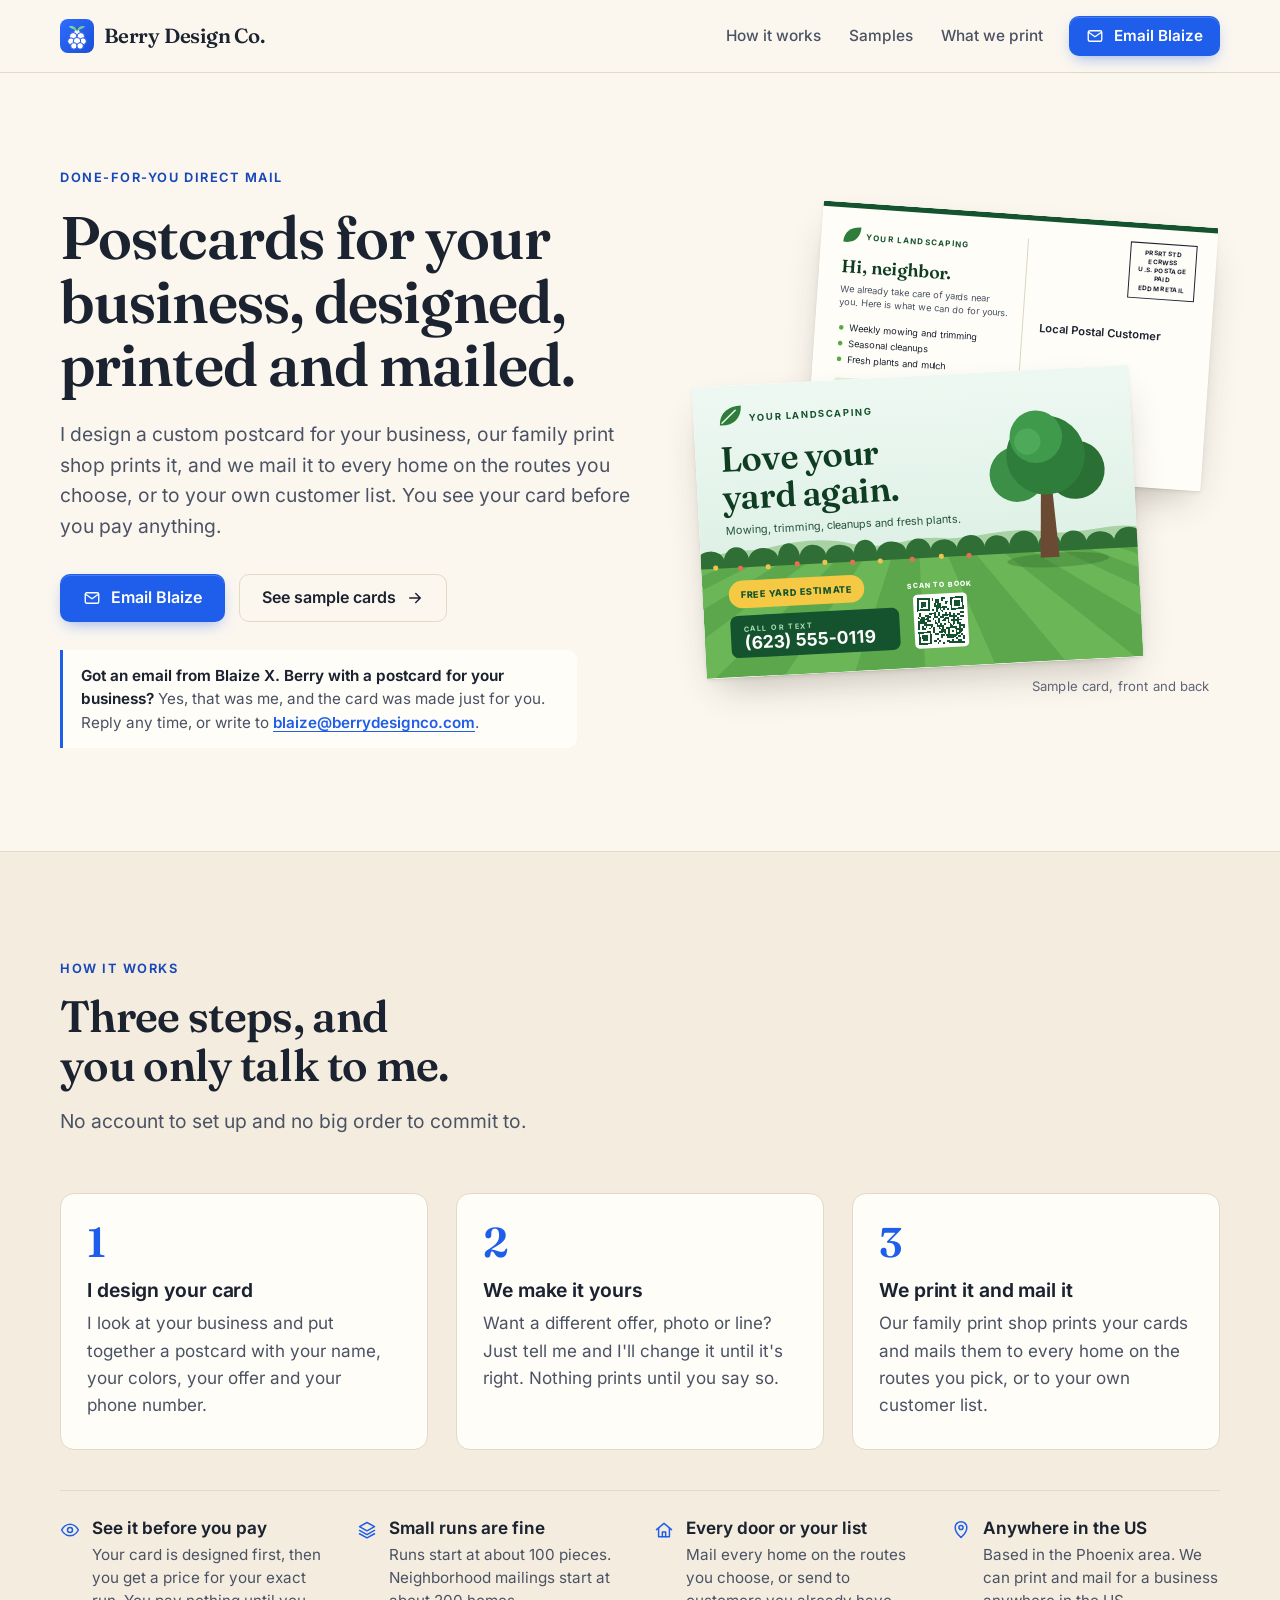
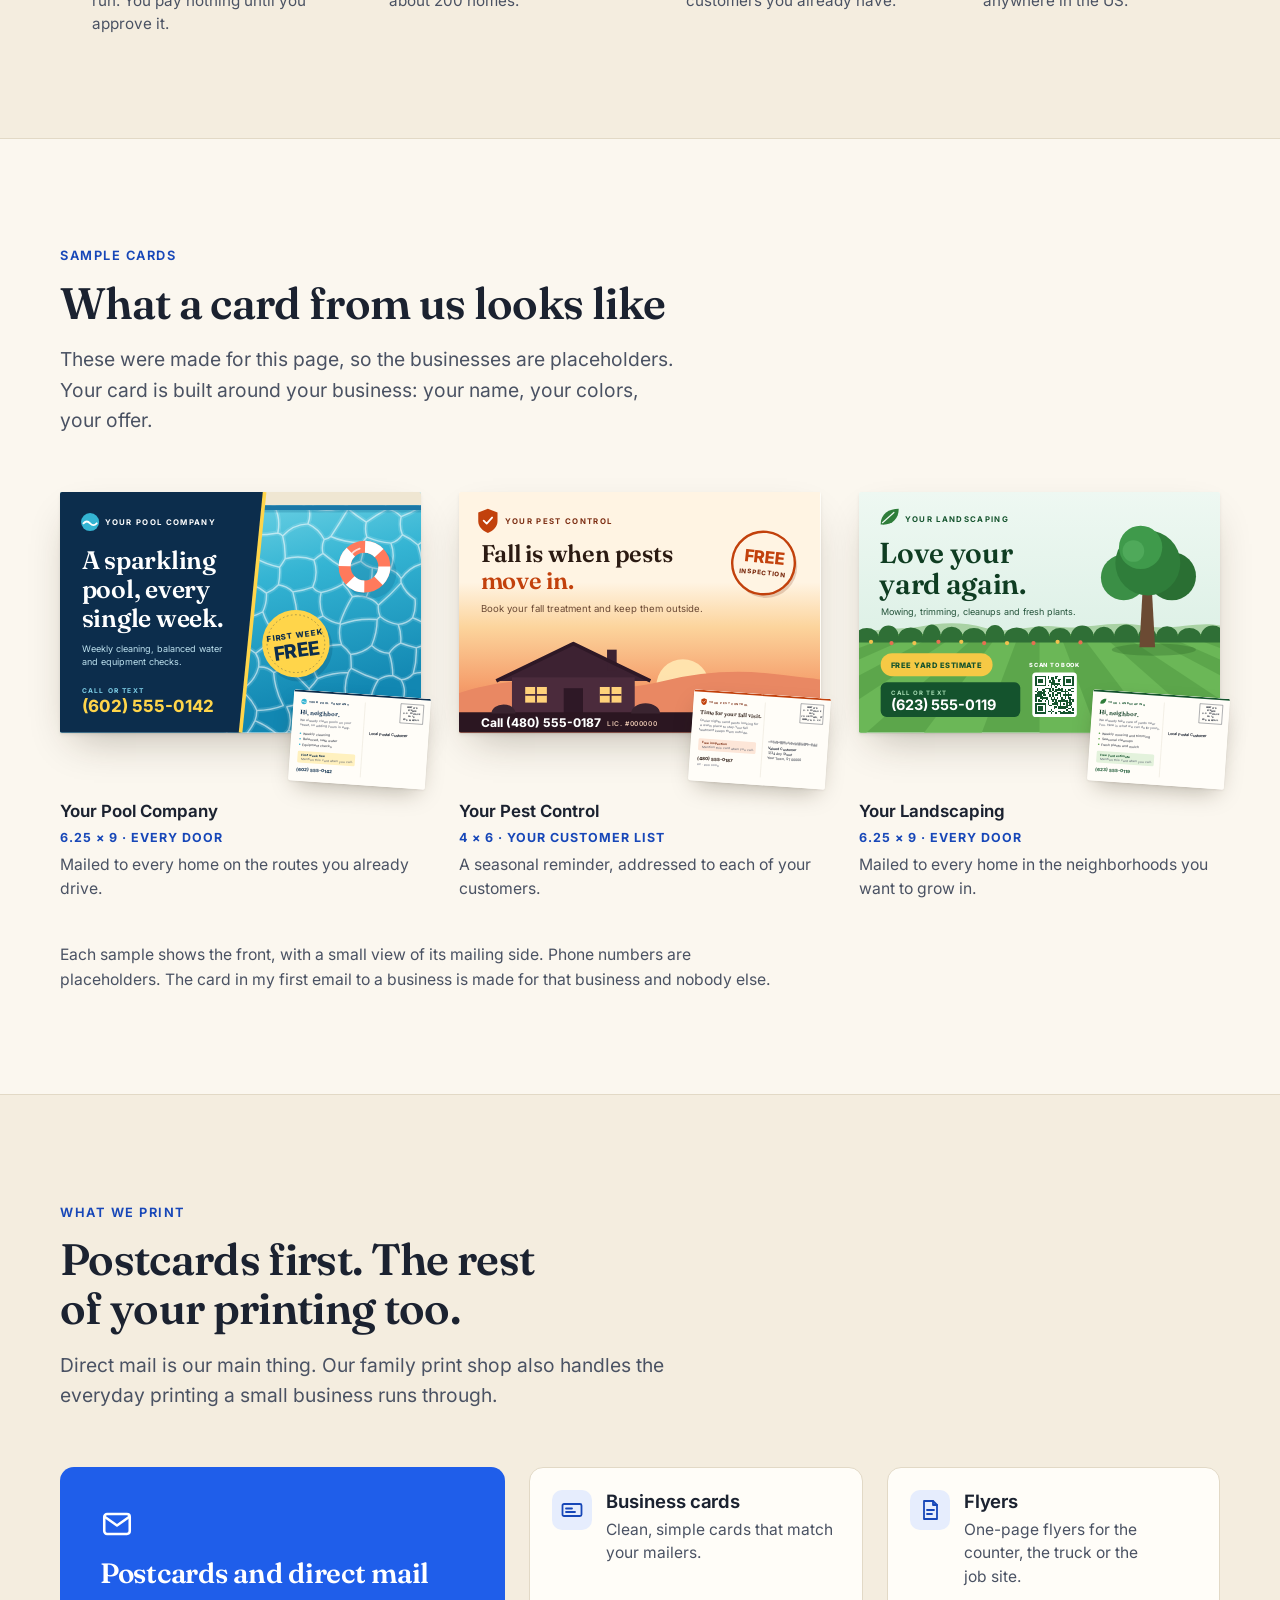
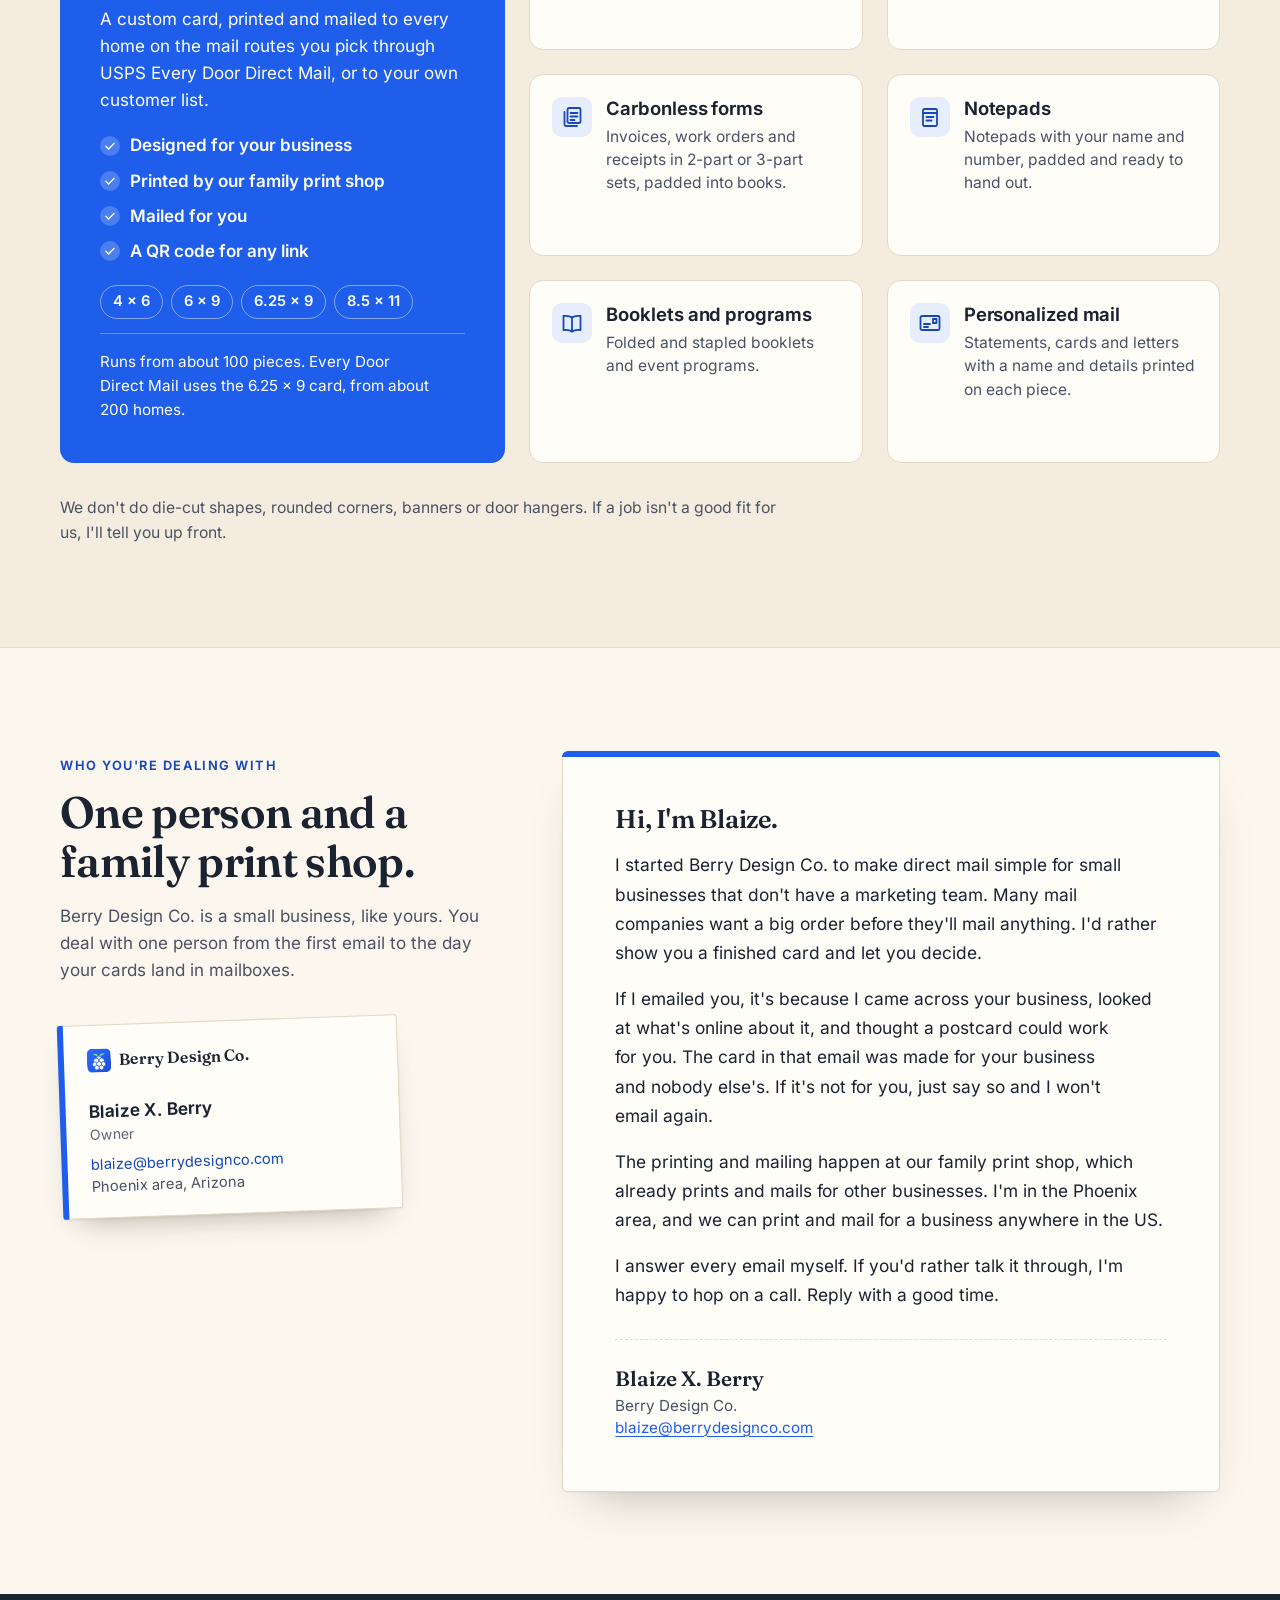
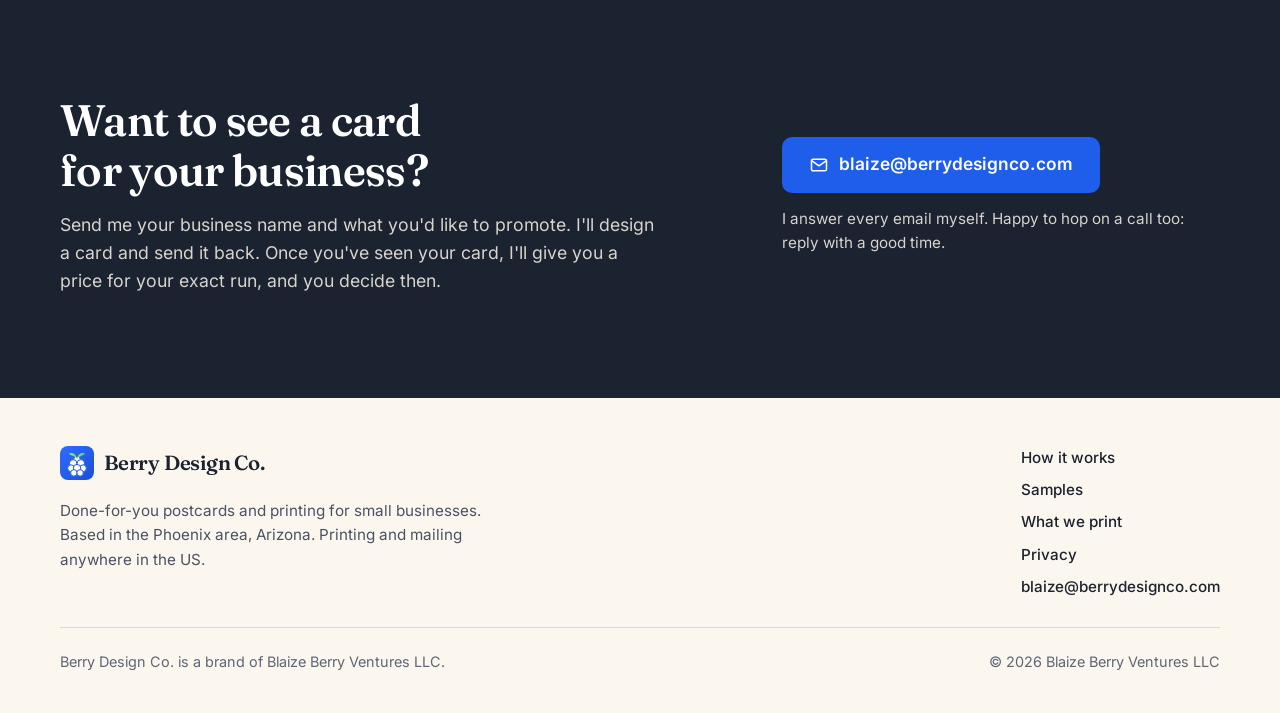
<file: index.html>
<!doctype html>
<html lang="en">
<head>
<meta charset="utf-8">
<meta name="viewport" content="width=device-width, initial-scale=1">
<meta http-equiv="Content-Security-Policy" content="default-src 'none'; style-src 'self' 'unsafe-inline'; font-src 'self'; img-src 'self'; base-uri 'none'; form-action 'none'">
<title>Berry Design Co. | Postcards designed, printed and mailed</title>
<meta name="description" content="Custom postcards for small businesses, designed, printed and mailed anywhere in the US. You see your card before you pay anything.">
<link rel="canonical" href="https://www.berrydesignco.com/">
<meta name="theme-color" content="#fbf7ef">
<meta name="color-scheme" content="light">
<link rel="icon" href="favicon.ico" sizes="32x32">
<link rel="icon" href="favicon.svg" type="image/svg+xml">
<link rel="apple-touch-icon" href="apple-touch-icon.png">
<link rel="preload" href="assets/fonts/fraunces-latin-opsz-normal.woff2" as="font" type="font/woff2" crossorigin>
<link rel="preload" href="assets/fonts/inter-latin-wght-normal.woff2" as="font" type="font/woff2" crossorigin>
<link rel="stylesheet" href="assets/site.css">
<meta property="og:type" content="website">
<meta property="og:site_name" content="Berry Design Co.">
<meta property="og:title" content="Berry Design Co. | Postcards for your business, designed, printed and mailed">
<meta property="og:description" content="A custom postcard for your business, printed and mailed to every home on the routes you choose or to your own customer list. You see your card before you pay anything.">
<meta property="og:url" content="https://www.berrydesignco.com/">
<meta property="og:image" content="https://www.berrydesignco.com/og-image.png">
<meta property="og:image:width" content="1200">
<meta property="og:image:height" content="630">
<meta property="og:image:alt" content="Berry Design Co. Postcards for your business, designed, printed and mailed. A sample landscaping postcard.">
<meta property="og:locale" content="en_US">
<meta name="twitter:card" content="summary_large_image">
<script type="application/ld+json">
{"@context":"https://schema.org","@type":"Organization","name":"Berry Design Co.","url":"https://www.berrydesignco.com/","logo":"https://www.berrydesignco.com/apple-touch-icon.png","email":"blaize@berrydesignco.com","description":"Done-for-you direct mail for small businesses: custom postcards, designed, printed and mailed.","areaServed":"US","founder":{"@type":"Person","name":"Blaize Berry"},"parentOrganization":{"@type":"Organization","name":"Blaize Berry Ventures LLC"}}
</script>
</head>
<body>
<a class="skip" href="#main">Skip to content</a>

<!-- Shared drawings: the berry mark, icons and the sample postcards. Each is drawn once and reused with <use>. -->
<svg class="sprite" aria-hidden="true" focusable="false" xmlns="http://www.w3.org/2000/svg">
  <defs>
    <linearGradient id="g-tile" x1="0" y1="0" x2="1" y2="1"><stop offset="0" stop-color="#2f6cff"/><stop offset="1" stop-color="#1a4fd6"/></linearGradient>
    <linearGradient id="g-leaf" x1="0" y1="0" x2="1" y2="1"><stop offset="0" stop-color="#9be7a3"/><stop offset="1" stop-color="#4cc46a"/></linearGradient>
    <linearGradient id="g-water" x1="0" y1="0" x2=".35" y2="1"><stop offset="0" stop-color="#8fe3ee"/><stop offset=".5" stop-color="#34b4d3"/><stop offset="1" stop-color="#1287b2"/></linearGradient>
    <linearGradient id="g-dusk" x1="0" y1="0" x2="0" y2="1"><stop offset="0" stop-color="#fff4e3"/><stop offset=".3" stop-color="#fcd49c"/><stop offset=".68" stop-color="#f59f6c"/><stop offset="1" stop-color="#e2704d"/></linearGradient>
    <linearGradient id="g-sky" x1="0" y1="0" x2="0" y2="1"><stop offset="0" stop-color="#eef8f2"/><stop offset="1" stop-color="#d3ecdf"/></linearGradient>
    <path id="caustic-net" d="M621 231Q606 216 586 209M586 209Q592 194 590 178M278 201Q281 205 286 207M278 201Q269 189 269 174M286 207Q313 213 337 199M337 199Q344 184 343 168M343 168Q326 153 304 151M269 174Q287 163 304 151M286 207Q280 231 292 253M262 267Q274 254 292 253M591 -14Q571 -11 555 -23M591 -14Q602 5 597 26M597 26Q603 26 608 29M515 357Q525 359 533 365M515 357Q516 332 529 312M567 312Q560 308 553 305M567 312Q575 326 571 342M533 365Q553 355 571 342M529 312Q540 305 553 305M587 302Q593 281 592 259M587 302Q608 296 626 307M619 246Q607 255 592 259M567 312Q579 311 587 302M566 251Q579 256 592 259M566 251Q554 257 547 268M553 305Q553 286 547 268M619 343Q599 345 580 351M619 343Q618 324 626 307M571 342Q575 347 580 351M621 231Q623 239 619 246M566 251Q568 235 562 220M562 220Q576 219 586 209M422 113Q399 104 374 111M422 113Q430 136 420 158M374 111Q370 118 365 125M365 125Q366 139 363 154M363 154Q377 156 387 166M387 166Q404 164 420 158M343 168Q355 163 363 154M365 125Q342 120 323 109M304 151Q307 139 302 127M323 109Q310 116 302 127M302 127Q288 123 278 112M278 112Q279 94 273 78M288 36Q290 50 300 60M288 36Q285 16 293 -3M335 19Q326 2 315 -14M335 19Q315 37 301 60M315 -14Q306 -5 293 -3M273 78Q287 71 300 60M323 109Q322 90 317 71M317 71Q310 63 301 60M318 -22Q315 -19 315 -14M597 26Q583 35 567 41M555 -23Q545 -18 537 -10M567 41Q558 31 544 28M537 -10Q534 11 544 28M569 71Q563 56 567 41M569 71Q562 82 550 85M510 75Q529 83 550 85M510 75Q506 63 509 50M544 28Q526 38 509 50M318 -22Q336 -18 353 -27M353 -27Q368 -13 380 4M335 19Q346 18 356 23M356 23Q368 13 380 4M317 71Q340 72 362 68M356 23Q367 44 362 68M397 -22Q391 -8 381 4M374 111Q375 92 370 73M370 73Q367 69 362 68M615 69Q606 80 595 88M595 88Q600 103 602 119M602 119Q608 120 614 121M608 29Q616 48 615 69M569 71Q583 77 595 88M580 351Q586 366 586 383M617 390Q602 387 586 383M509 175Q521 178 529 188M509 175Q519 152 519 126M529 188Q549 171 567 151M549 129Q534 130 519 126M549 129Q561 133 567 144M567 144Q566 147 567 151M562 220Q545 218 532 207M590 178Q574 168 567 151M532 207Q528 198 529 188M550 85Q558 107 549 129M602 119Q580 125 567 144M470 153Q480 162 486 174M470 153Q453 163 434 167M434 167Q429 187 437 206M486 174Q473 195 465 219M465 219Q449 216 437 206M387 166Q393 188 395 211M420 158Q425 165 434 167M395 211Q405 212 414 215M414 215Q426 213 437 206M518 255Q503 268 483 270M518 255Q527 234 527 212M527 212Q496 209 466 220M466 220Q462 238 468 254M483 270Q477 261 468 254M529 312Q506 305 484 293M547 268Q530 267 518 255M484 293Q484 282 483 270M532 207Q529 209 527 212M486 174Q497 171 509 175M515 357Q506 359 496 361M484 293Q481 296 479 300M479 300Q470 324 477 348M496 361Q485 358 477 348M414 215Q423 239 419 264M468 254Q444 253 422 265M479 300Q453 300 428 310M422 265Q415 289 428 310M413 343Q417 335 414 327M413 343Q421 355 433 361M477 348Q454 349 433 361M428 310Q422 319 414 327M510 75Q506 79 503 84M519 126Q508 123 500 115M500 115Q505 100 503 84M470 153Q474 141 474 128M500 115Q486 119 474 128M422 113Q429 107 437 102M474 128Q454 117 437 102M545 396Q555 399 564 404M545 396Q531 414 507 417M533 365Q535 382 545 396M586 383Q575 393 564 404M496 361Q495 382 490 403M490 403Q499 410 507 417M464 409Q451 397 434 390M434 390Q425 400 414 408M490 403Q476 402 464 409M433 361Q429 376 434 390M265 299Q288 309 308 324M262 356Q281 338 307 335M308 324Q306 329 307 335M262 267Q256 284 265 299M278 401Q263 381 262 356M395 267Q385 280 380 295M395 267Q383 245 361 233M380 295Q367 293 355 300M361 233Q358 233 355 232M355 232Q347 255 325 268M355 300Q345 290 330 291M325 268Q332 278 330 291M419 264Q408 269 395 267M414 327Q399 310 380 295M395 211Q379 223 361 233M337 199Q343 218 355 232M292 253Q310 256 325 268M308 324Q325 311 330 291M413 343Q397 354 377 357M355 300Q357 329 371 355M414 408Q397 403 380 396M377 357Q387 376 380 396M307 335Q320 347 327 363M371 355Q350 363 327 363M479 28Q478 25 477 22M479 28Q465 51 450 74M477 22Q448 36 418 26M439 79Q446 78 450 74M439 79Q430 61 412 53M412 53Q417 41 414 29M414 29Q415 27 418 26M509 50Q493 40 479 28M503 84Q475 85 450 74M437 102Q434 90 439 79M370 73Q387 54 412 53M381 4Q397 17 414 29M397 -22Q417 -25 436 -15M436 -15Q433 8 418 26M520 -15Q499 -17 481 -6M477 22Q479 8 481 -6M537 -10Q527 -10 520 -15M303 410Q316 397 324 380M324 380Q348 390 367 408M278 401Q290 406 303 410M327 363Q327 372 324 380M380 396Q374 402 367 408"/>
  </defs>

  <!-- Berry mark (from the Berry Design Co. app icon) -->
  <symbol id="mark" viewBox="8 8 240 240">
    <rect x="8" y="8" width="240" height="240" rx="56" fill="url(#g-tile)"/>
    <g fill="#fff" stroke="#2259e6" stroke-width="7">
      <circle cx="128" cy="102" r="23"/><circle cx="101" cy="130" r="26"/><circle cx="155" cy="130" r="26"/>
      <circle cx="86" cy="165" r="24"/><circle cx="170" cy="165" r="24"/><circle cx="128" cy="164" r="26"/>
      <circle cx="106" cy="198" r="23"/><circle cx="150" cy="198" r="23"/>
    </g>
    <path d="M128 90C118 58 86 52 70 62 84 70 100 80 128 90Z" fill="url(#g-leaf)"/>
    <path d="M128 90C138 58 170 52 186 62 172 70 156 80 128 90Z" fill="url(#g-leaf)" opacity=".9"/>
    <path d="M128 92V68" stroke="#2f7a3a" stroke-width="6" stroke-linecap="round"/>
  </symbol>

  <!-- Icons, 24 x 24, drawn with the current text color -->
  <symbol id="i-mail" viewBox="0 0 24 24"><g fill="none" stroke="currentColor" stroke-width="1.8" stroke-linecap="round" stroke-linejoin="round"><rect x="3" y="5" width="18" height="14" rx="2"/><path d="m3.5 7 8.5 6 8.5-6"/></g></symbol>
  <symbol id="i-check" viewBox="0 0 24 24"><path d="m5 12.5 4.5 4.5L19 7.5" fill="none" stroke="currentColor" stroke-width="2.4" stroke-linecap="round" stroke-linejoin="round"/></symbol>
  <symbol id="i-arrow" viewBox="0 0 24 24"><g fill="none" stroke="currentColor" stroke-width="2" stroke-linecap="round" stroke-linejoin="round"><path d="M5 12h14M13 6l6 6-6 6"/></g></symbol>
  <symbol id="i-eye" viewBox="0 0 24 24"><g fill="none" stroke="currentColor" stroke-width="1.8" stroke-linecap="round" stroke-linejoin="round"><path d="M2 12s3.6-7 10-7 10 7 10 7-3.6 7-10 7S2 12 2 12Z"/><circle cx="12" cy="12" r="3"/></g></symbol>
  <symbol id="i-stack" viewBox="0 0 24 24"><g fill="none" stroke="currentColor" stroke-width="1.8" stroke-linecap="round" stroke-linejoin="round"><path d="m12 3 9 5-9 5-9-5 9-5Z"/><path d="m3 12.5 9 5 9-5"/><path d="m3 16.5 9 5 9-5"/></g></symbol>
  <symbol id="i-home" viewBox="0 0 24 24"><g fill="none" stroke="currentColor" stroke-width="1.8" stroke-linecap="round" stroke-linejoin="round"><path d="M3 11.5 12 4l9 7.5"/><path d="M5.5 10v10h13V10"/><path d="M10 20v-5.5h4V20"/></g></symbol>
  <symbol id="i-pin" viewBox="0 0 24 24"><g fill="none" stroke="currentColor" stroke-width="1.8" stroke-linecap="round" stroke-linejoin="round"><path d="M12 21s-7-6.2-7-12a7 7 0 0 1 14 0c0 5.8-7 12-7 12Z"/><circle cx="12" cy="9" r="2.5"/></g></symbol>
  <symbol id="i-card" viewBox="0 0 24 24"><g fill="none" stroke="currentColor" stroke-width="1.8" stroke-linecap="round" stroke-linejoin="round"><rect x="2.5" y="6" width="19" height="12" rx="1.5"/><path d="M6 10.5h6M6 14h9"/></g></symbol>
  <symbol id="i-flyer" viewBox="0 0 24 24"><g fill="none" stroke="currentColor" stroke-width="1.8" stroke-linecap="round" stroke-linejoin="round"><path d="M6 3h9l4 4v14H6Z"/><path d="M15 3v4h4"/><path d="M9 12h7M9 16h5"/></g></symbol>
  <symbol id="i-forms" viewBox="0 0 24 24"><g fill="none" stroke="currentColor" stroke-width="1.8" stroke-linecap="round" stroke-linejoin="round"><rect x="7.5" y="3" width="13" height="15" rx="1.5"/><path d="M4.5 7v12.5A1.5 1.5 0 0 0 6 21h11"/><path d="M10.5 8h7M10.5 11.5h7M10.5 15h4"/></g></symbol>
  <symbol id="i-pad" viewBox="0 0 24 24"><g fill="none" stroke="currentColor" stroke-width="1.8" stroke-linecap="round" stroke-linejoin="round"><rect x="5" y="4" width="14" height="17" rx="1.5"/><path d="M5 8h14"/><path d="M8.5 12h7M8.5 15.5h5"/></g></symbol>
  <symbol id="i-book" viewBox="0 0 24 24"><g fill="none" stroke="currentColor" stroke-width="1.8" stroke-linecap="round" stroke-linejoin="round"><path d="M12 6.5C10 5 7 4.5 3.5 5v14c3.5-.5 6.5 0 8.5 1.5 2-1.5 5-2 8.5-1.5V5C17 4.5 14 5 12 6.5Z"/><path d="M12 6.5v14"/></g></symbol>
  <symbol id="i-letter" viewBox="0 0 24 24"><g fill="none" stroke="currentColor" stroke-width="1.8" stroke-linecap="round" stroke-linejoin="round"><rect x="2.5" y="5" width="19" height="14" rx="1.5"/><path d="M6 13h6M6 16h4"/><rect x="15" y="8" width="3.5" height="4"/></g></symbol>

  <!-- Sample postcard: Your Pool Company, front -->
  <symbol id="card-pool" viewBox="0 0 600 400">
    <rect width="600" height="400" fill="url(#g-water)"/>
    <use href="#caustic-net" fill="none" stroke="#fff" stroke-opacity=".14" stroke-width="8" stroke-linecap="round"/>
    <use href="#caustic-net" fill="none" stroke="#fff" stroke-opacity=".55" stroke-width="2.4" stroke-linecap="round"/>
    <rect x="300" width="300" height="22" fill="#efe6d2"/>
    <rect x="300" y="22" width="300" height="8" fill="#1b77a6"/>
    <rect x="300" y="30" width="300" height="4" fill="#0f5f88" opacity=".25"/>
    <circle cx="516" cy="134" r="43" fill="#0b5c80" opacity=".2"/>
    <circle cx="506" cy="124" r="33" fill="none" stroke="#ff7a5c" stroke-width="20"/>
    <circle cx="506" cy="124" r="33" fill="none" stroke="#fff" stroke-width="20" stroke-dasharray="25.92 25.92"/>
    <path d="M481 108a30 30 0 0 1 17-14" fill="none" stroke="#fff" stroke-opacity=".7" stroke-width="3" stroke-linecap="round"/>
    <path d="M0 0H340L300 400H0Z" fill="#0c2d4c"/>
    <path d="M340 0 300 400" stroke="#ffd54a" stroke-width="6"/>
    <g font-family="Inter, 'Segoe UI', system-ui, sans-serif">
      <circle cx="50" cy="50" r="15" fill="#34b4d3"/>
      <path d="M39 52q5.5-6 11 0t11 0" fill="none" stroke="#fff" stroke-width="3" stroke-linecap="round"/>
      <text x="74" y="55" font-size="13" font-weight="700" letter-spacing="2.2" fill="#fff">YOUR POOL COMPANY</text>
      <text font-family="Fraunces, Georgia, serif" font-size="42" font-weight="600" fill="#fff" letter-spacing="-.4"><tspan x="36" y="128">A sparkling</tspan><tspan x="36" y="176">pool, every</tspan><tspan x="36" y="224">single week.</tspan></text>
      <text font-size="15" fill="#bfe3f0"><tspan x="36" y="266">Weekly cleaning, balanced water</tspan><tspan x="36" y="287">and equipment checks.</tspan></text>
      <text x="36" y="334" font-size="11" font-weight="700" letter-spacing="2" fill="#7fd0e8">CALL OR TEXT</text>
      <text x="36" y="366" font-size="28" font-weight="750" fill="#ffd54a">(602) 555-0142</text>
      <circle cx="397" cy="259" r="56" fill="#0b4f70" opacity=".25"/>
      <g transform="rotate(-8 392 252)">
        <circle cx="392" cy="252" r="56" fill="#ffd54a"/>
        <circle cx="392" cy="252" r="48" fill="none" stroke="#0c2d4c" stroke-opacity=".35" stroke-width="1.5" stroke-dasharray="3 4"/>
        <text text-anchor="middle" fill="#0c2d4c" font-weight="800"><tspan x="392" y="243" font-size="13" letter-spacing="1.5">FIRST WEEK</tspan><tspan x="392" y="275" font-size="32" letter-spacing="-.5">FREE</tspan></text>
      </g>
    </g>
  </symbol>

  <!-- Sample postcard: Your Pool Company, mailing side -->
  <symbol id="back-pool" viewBox="0 0 600 400">
    <rect width="600" height="400" fill="#fffdf8"/>
    <rect width="600" height="8" fill="#0c2d4c"/>
    <g font-family="Inter, 'Segoe UI', system-ui, sans-serif">
      <circle cx="46" cy="50" r="12" fill="#34b4d3"/>
      <path d="M37 52q4.5-5 9 0t9 0" fill="none" stroke="#fff" stroke-width="2.6" stroke-linecap="round"/>
      <text x="66" y="55" font-size="12" font-weight="700" letter-spacing="2" fill="#0c2d4c">YOUR POOL COMPANY</text>
      <text x="34" y="106" font-family="Fraunces, Georgia, serif" font-size="27" font-weight="600" fill="#0c2d4c">Hi, neighbor.</text>
      <text font-size="14" fill="#4a5263"><tspan x="34" y="136">We already clean pools on your</tspan><tspan x="34" y="156">street, so adding yours is easy.</tspan></text>
      <g fill="#34b4d3"><circle cx="40" cy="190" r="3.5"/><circle cx="40" cy="214" r="3.5"/><circle cx="40" cy="238" r="3.5"/></g>
      <text font-size="14" fill="#1b2230"><tspan x="52" y="195">Weekly cleaning</tspan><tspan x="52" y="219">Balanced, safe water</tspan><tspan x="52" y="243">Equipment checks</tspan></text>
      <rect x="34" y="266" width="252" height="52" rx="6" fill="#fff1bf"/>
      <text font-size="13" fill="#0c2d4c"><tspan x="50" y="288" font-weight="750">First week free</tspan><tspan x="50" y="306" fill="#4a5263">Mention this card when you call.</tspan></text>
      <text x="34" y="354" font-size="19" font-weight="750" fill="#0c2d4c">(602) 555-0142</text>
      <path d="M314 36V364" stroke="#ddd5c4" stroke-width="1.5"/>
      <rect x="470" y="30" width="100" height="84" fill="none" stroke="#1b2230" stroke-width="1.5"/>
      <text text-anchor="middle" font-size="9.5" font-weight="700" fill="#1b2230" letter-spacing=".5"><tspan x="520" y="48">PRSRT STD</tspan><tspan x="520" y="61">ECRWSS</tspan><tspan x="520" y="74">U.S. POSTAGE</tspan><tspan x="520" y="87">PAID</tspan><tspan x="520" y="102">EDDM RETAIL</tspan></text>
      <text x="340" y="176" font-size="17" font-weight="600" fill="#1b2230">Local Postal Customer</text>
    </g>
  </symbol>

  <!-- Sample postcard: Your Pest Control, front -->
  <symbol id="card-pest" viewBox="0 0 600 400">
    <rect width="600" height="400" fill="#fff4e3"/>
    <rect y="150" width="600" height="250" fill="url(#g-dusk)"/>
    <circle cx="372" cy="322" r="44" fill="#ffe6b0" opacity=".95"/>
    <path d="M0 334Q90 304 170 320T340 314T520 302T600 312V400H0Z" fill="#e98863"/>
    <path d="M62 314 190 252 318 314Z" fill="#3d2232"/>
    <rect x="246" y="262" width="16" height="34" fill="#3d2232"/>
    <rect x="88" y="308" width="204" height="62" fill="#4b2b3c"/>
    <path d="M62 314 190 252 318 314" fill="none" stroke="#2e1826" stroke-width="6" stroke-linejoin="round"/>
    <g fill="#ffd27a"><rect x="110" y="324" width="36" height="26"/><rect x="234" y="324" width="36" height="26"/></g>
    <g stroke="#4b2b3c" stroke-width="3"><path d="M128 324v26M110 337h36M252 324v26M234 337h36"/></g>
    <rect x="174" y="326" width="32" height="44" fill="#2e1826"/>
    <rect y="366" width="600" height="34" fill="#2b1621"/>
    <path d="M54 368a20 15 0 0 1 40 0ZM286 368a24 17 0 0 1 48 0Z" fill="#3a2430"/>
    <g font-family="Inter, 'Segoe UI', system-ui, sans-serif">
      <path d="M48 28 64 34V48C64 58 57 64 48 68 39 64 32 58 32 48V34Z" fill="#c2410c"/>
      <path d="M41 47.5l5 5 9-10" fill="none" stroke="#fff" stroke-width="3" stroke-linecap="round" stroke-linejoin="round"/>
      <text x="76" y="53" font-size="13" font-weight="700" letter-spacing="2.2" fill="#7c2d12">YOUR PEST CONTROL</text>
      <text font-family="Fraunces, Georgia, serif" font-size="40" font-weight="600" fill="#2b1a12" letter-spacing="-.4"><tspan x="36" y="116">Fall is when pests</tspan><tspan x="36" y="162" fill="#c2410c">move in.</tspan></text>
      <text font-size="16" fill="#6b4a36"><tspan x="36" y="200">Book your fall treatment and keep them outside.</tspan></text>
      <text x="36" y="390" font-size="20" font-weight="750" fill="#fff">Call (480) 555-0187</text>
      <text x="246" y="389" font-size="11" font-weight="600" letter-spacing="1" fill="#e6c3ae">LIC. #000000</text>
      <circle cx="510" cy="124" r="52" fill="#7c2d12" opacity=".2"/>
      <g transform="rotate(6 506 118)">
        <circle cx="506" cy="118" r="52" fill="#fff4e3" stroke="#c2410c" stroke-width="4"/>
        <text text-anchor="middle" font-weight="800"><tspan x="506" y="118" font-size="28" fill="#c2410c" letter-spacing="-.5">FREE</tspan><tspan x="506" y="138" font-size="10.5" fill="#7c2d12" letter-spacing="1.2">INSPECTION</tspan></text>
      </g>
    </g>
  </symbol>

  <!-- Sample postcard: Your Pest Control, mailing side (addressed to a customer list) -->
  <symbol id="back-pest" viewBox="0 0 600 400">
    <rect width="600" height="400" fill="#fffdf8"/>
    <rect width="600" height="8" fill="#c2410c"/>
    <g font-family="Inter, 'Segoe UI', system-ui, sans-serif">
      <path d="M46 36 58 41V51C58 58 53 63 46 66 39 63 34 58 34 51V41Z" fill="#c2410c"/>
      <path d="M40.5 50.5l4 4 7-8" fill="none" stroke="#fff" stroke-width="2.5" stroke-linecap="round" stroke-linejoin="round"/>
      <text x="68" y="56" font-size="12" font-weight="700" letter-spacing="2" fill="#7c2d12">YOUR PEST CONTROL</text>
      <text x="34" y="106" font-family="Fraunces, Georgia, serif" font-size="25" font-weight="600" fill="#2b1a12">Time for your fall visit.</text>
      <text font-size="14" fill="#4a5263"><tspan x="34" y="138">Cooler nights send pests looking for</tspan><tspan x="34" y="158">a warm place to stay. Your fall</tspan><tspan x="34" y="178">treatment keeps them outside.</tspan></text>
      <rect x="34" y="212" width="252" height="52" rx="6" fill="#fde6d8"/>
      <text font-size="13" fill="#7c2d12"><tspan x="50" y="234" font-weight="750">Free inspection</tspan><tspan x="50" y="252" fill="#4a5263">Mention this card when you call.</tspan></text>
      <text x="34" y="306" font-size="19" font-weight="750" fill="#2b1a12">(480) 555-0187</text>
      <text x="34" y="330" font-size="11" font-weight="600" letter-spacing="1" fill="#6b7180">LIC. #000000</text>
      <path d="M314 36V364" stroke="#ddd5c4" stroke-width="1.5"/>
      <rect x="470" y="30" width="100" height="84" fill="none" stroke="#1b2230" stroke-width="1.5"/>
      <text text-anchor="middle" font-size="9.5" font-weight="700" fill="#1b2230" letter-spacing=".5"><tspan x="520" y="48">PRSRT STD</tspan><tspan x="520" y="61">U.S. POSTAGE</tspan><tspan x="520" y="74">PAID</tspan><tspan x="520" y="87">YOUR TOWN, ST</tspan><tspan x="520" y="102">PERMIT NO. XX</tspan></text>
      <path d="M340.0 204.5V208.5M343.3 204.5V208.5M346.6 204.5V208.5M349.9 200V208.5M353.2 200V208.5M356.5 204.5V208.5M359.8 200V208.5M363.1 200V213M366.4 204.5V208.5M369.7 204.5V213M373.0 200V208.5M376.3 200V213M379.6 200V213M382.9 204.5V208.5M386.2 204.5V208.5M389.5 200V208.5M392.8 200V213M396.1 200V213M399.4 200V213M402.7 200V213M406.0 200V208.5M409.3 200V208.5M412.6 200V213M415.9 204.5V208.5M419.2 204.5V213M422.5 204.5V208.5M425.8 200V208.5M429.1 200V208.5M432.4 204.5V213M435.7 204.5V208.5M439.0 200V213M442.3 200V213M445.6 204.5V208.5M448.9 204.5V213M452.2 204.5V208.5M455.5 200V213M458.8 204.5V213M462.1 204.5V213M465.4 200V208.5M468.7 204.5V213M472.0 200V213M475.3 200V213M478.6 200V213M481.9 204.5V208.5M485.2 200V213M488.5 204.5V213M491.8 204.5V208.5M495.1 200V213M498.4 200V213M501.7 200V213M505.0 200V208.5M508.3 200V208.5M511.6 200V213M514.9 204.5V208.5M518.2 204.5V208.5M521.5 204.5V208.5M524.8 204.5V208.5M528.1 200V213M531.4 200V208.5M534.7 204.5V213M538.0 204.5V213M541.3 200V213M544.6 204.5V213M547.9 204.5V213M551.2 200V213" stroke="#1b2230" stroke-width="1.5"/>
      <text font-size="15" fill="#1b2230"><tspan x="340" y="240" font-weight="600">Valued Customer</tspan><tspan x="340" y="261">1234 Any Street</tspan><tspan x="340" y="282">Your Town, ST 00000</tspan></text>
    </g>
  </symbol>

  <!-- Sample postcard: Your Landscaping, front -->
  <symbol id="card-lawn" viewBox="0 0 600 400">
    <rect width="600" height="400" fill="url(#g-sky)"/>
    <path d="M0 238C40 222 70 230 100 224S170 214 210 226 290 218 330 224 420 212 470 222 560 214 600 222V250H0Z" fill="#a9d2a4"/>
    <rect y="236" width="600" height="164" fill="#5ca64b"/>
    <path d="M28 236L62 236L-372 400L-468 400ZM96 236L130 236L-180 400L-276 400ZM164 236L198 236L12 400L-84 400ZM232 236L266 236L204 400L108 400ZM300 236L334 236L396 400L300 400ZM368 236L402 236L588 400L492 400ZM436 236L470 236L780 400L684 400ZM504 236L538 236L972 400L876 400ZM572 236L606 236L1164 400L1068 400Z" fill="#6bb757"/>
    <path d="M-6 250V240a19 14 0 0 1 38 0a17 18 0 0 1 34 0a20 15 0 0 1 40 0a15 20 0 0 1 30 0a18 16 0 0 1 36 0a19 14 0 0 1 38 0a16 19 0 0 1 32 0a20 15 0 0 1 40 0a17 17 0 0 1 34 0a18 14 0 0 1 36 0a19 18 0 0 1 38 0a17 16 0 0 1 34 0a20 20 0 0 1 40 0a15 15 0 0 1 30 0a18 17 0 0 1 36 0a19 14 0 0 1 38 0a20 18 0 0 1 40 0V250Z" fill="#2f6f36"/>
    <g fill="#f2c14e"><circle cx="20" cy="249" r="3.5"/><circle cx="92" cy="251" r="3.5"/><circle cx="170" cy="249" r="3.5"/><circle cx="246" cy="251" r="3.5"/><circle cx="330" cy="249" r="3.5"/></g>
    <g fill="#e76f51"><circle cx="54" cy="251" r="3.5"/><circle cx="132" cy="249" r="3.5"/><circle cx="208" cy="251" r="3.5"/><circle cx="290" cy="251" r="3.5"/><circle cx="368" cy="250" r="3.5"/></g>
    <ellipse cx="490" cy="262" rx="70" ry="10" fill="#2e6b2a" opacity=".35"/>
    <path d="M466 258 472 150H486L492 258Z" fill="#6b4a33"/>
    <circle cx="440" cy="142" r="38" fill="#3b8f46"/>
    <circle cx="520" cy="140" r="40" fill="#2a6f33"/>
    <circle cx="480" cy="118" r="54" fill="#2f7d3a"/>
    <circle cx="468" cy="92" r="36" fill="#3f9a4b"/>
    <circle cx="456" cy="98" r="18" fill="#56b061" opacity=".7"/>
    <g font-family="Inter, 'Segoe UI', system-ui, sans-serif">
      <path d="M36 54C36 36 50 28 66 28 66 46 54 56 36 54Z" fill="#2f7d3a"/>
      <path d="M39 51 58 34" stroke="#eef8f2" stroke-width="2" stroke-linecap="round"/>
      <text x="76" y="50" font-size="13" font-weight="700" letter-spacing="2.2" fill="#14532d">YOUR LANDSCAPING</text>
      <text font-family="Fraunces, Georgia, serif" font-size="48" font-weight="600" fill="#0f3d22" letter-spacing="-.6"><tspan x="34" y="118">Love your</tspan><tspan x="34" y="170">yard again.</tspan></text>
      <text x="36" y="204" font-size="15" fill="#24533a">Mowing, trimming, cleanups and fresh plants.</text>
      <rect x="36" y="268" width="186" height="38" rx="19" fill="#f6c945"/>
      <text x="129" y="292" text-anchor="middle" font-size="12.5" font-weight="800" letter-spacing=".8" fill="#14532d">FREE YARD ESTIMATE</text>
      <rect x="36" y="316" width="232" height="58" rx="10" fill="#14532d"/>
      <text font-weight="700"><tspan x="54" y="338" font-size="10" letter-spacing="2" fill="#a7dcb4">CALL OR TEXT</tspan><tspan x="54" y="362" font-size="24" fill="#fff">(623) 555-0119</tspan></text>
      <text x="325" y="291" text-anchor="middle" font-size="9.5" font-weight="800" letter-spacing="1.2" fill="#fff">SCAN TO BOOK</text>
      <rect x="288" y="300" width="74" height="74" rx="6" fill="#fff"/>
      <path d="M293.10 305.10h17.86v2.55h-17.86ZM313.52 305.10h2.55v2.55h-2.55ZM326.28 305.10h5.10v2.55h-5.10ZM339.03 305.10h17.86v2.55h-17.86ZM293.10 307.66h2.55v2.55h-2.55ZM308.41 307.66h2.55v2.55h-2.55ZM313.52 307.66h2.55v2.55h-2.55ZM318.62 307.66h5.10v2.55h-5.10ZM326.28 307.66h2.55v2.55h-2.55ZM339.03 307.66h2.55v2.55h-2.55ZM354.34 307.66h2.55v2.55h-2.55ZM293.10 310.21h2.55v2.55h-2.55ZM298.21 310.21h7.66v2.55h-7.66ZM308.41 310.21h2.55v2.55h-2.55ZM318.62 310.21h5.10v2.55h-5.10ZM331.38 310.21h5.10v2.55h-5.10ZM339.03 310.21h2.55v2.55h-2.55ZM344.14 310.21h7.66v2.55h-7.66ZM354.34 310.21h2.55v2.55h-2.55ZM293.10 312.76h2.55v2.55h-2.55ZM298.21 312.76h7.66v2.55h-7.66ZM308.41 312.76h2.55v2.55h-2.55ZM316.07 312.76h2.55v2.55h-2.55ZM321.17 312.76h5.10v2.55h-5.10ZM331.38 312.76h2.55v2.55h-2.55ZM339.03 312.76h2.55v2.55h-2.55ZM344.14 312.76h7.66v2.55h-7.66ZM354.34 312.76h2.55v2.55h-2.55ZM293.10 315.31h2.55v2.55h-2.55ZM298.21 315.31h7.66v2.55h-7.66ZM308.41 315.31h2.55v2.55h-2.55ZM316.07 315.31h10.21v2.55h-10.21ZM339.03 315.31h2.55v2.55h-2.55ZM344.14 315.31h7.66v2.55h-7.66ZM354.34 315.31h2.55v2.55h-2.55ZM293.10 317.86h2.55v2.55h-2.55ZM308.41 317.86h2.55v2.55h-2.55ZM318.62 317.86h15.31v2.55h-15.31ZM339.03 317.86h2.55v2.55h-2.55ZM354.34 317.86h2.55v2.55h-2.55ZM293.10 320.41h17.86v2.55h-17.86ZM313.52 320.41h2.55v2.55h-2.55ZM318.62 320.41h2.55v2.55h-2.55ZM323.72 320.41h2.55v2.55h-2.55ZM328.83 320.41h2.55v2.55h-2.55ZM333.93 320.41h2.55v2.55h-2.55ZM339.03 320.41h17.86v2.55h-17.86ZM318.62 322.97h2.55v2.55h-2.55ZM326.28 322.97h2.55v2.55h-2.55ZM295.66 325.52h2.55v2.55h-2.55ZM308.41 325.52h10.21v2.55h-10.21ZM321.17 325.52h2.55v2.55h-2.55ZM331.38 325.52h2.55v2.55h-2.55ZM336.48 325.52h2.55v2.55h-2.55ZM351.79 325.52h5.10v2.55h-5.10ZM295.66 328.07h2.55v2.55h-2.55ZM303.31 328.07h5.10v2.55h-5.10ZM316.07 328.07h2.55v2.55h-2.55ZM321.17 328.07h2.55v2.55h-2.55ZM326.28 328.07h12.76v2.55h-12.76ZM341.59 328.07h2.55v2.55h-2.55ZM346.69 328.07h5.10v2.55h-5.10ZM293.10 330.62h2.55v2.55h-2.55ZM298.21 330.62h5.10v2.55h-5.10ZM305.86 330.62h5.10v2.55h-5.10ZM316.07 330.62h5.10v2.55h-5.10ZM323.72 330.62h5.10v2.55h-5.10ZM336.48 330.62h10.21v2.55h-10.21ZM351.79 330.62h5.10v2.55h-5.10ZM295.66 333.17h12.76v2.55h-12.76ZM313.52 333.17h2.55v2.55h-2.55ZM321.17 333.17h2.55v2.55h-2.55ZM328.83 333.17h7.66v2.55h-7.66ZM341.59 333.17h2.55v2.55h-2.55ZM346.69 333.17h2.55v2.55h-2.55ZM293.10 335.72h10.21v2.55h-10.21ZM305.86 335.72h5.10v2.55h-5.10ZM316.07 335.72h2.55v2.55h-2.55ZM321.17 335.72h2.55v2.55h-2.55ZM326.28 335.72h5.10v2.55h-5.10ZM333.93 335.72h2.55v2.55h-2.55ZM339.03 335.72h15.31v2.55h-15.31ZM293.10 338.28h12.76v2.55h-12.76ZM316.07 338.28h2.55v2.55h-2.55ZM321.17 338.28h2.55v2.55h-2.55ZM333.93 338.28h2.55v2.55h-2.55ZM341.59 338.28h2.55v2.55h-2.55ZM346.69 338.28h2.55v2.55h-2.55ZM293.10 340.83h2.55v2.55h-2.55ZM300.76 340.83h12.76v2.55h-12.76ZM318.62 340.83h2.55v2.55h-2.55ZM323.72 340.83h2.55v2.55h-2.55ZM328.83 340.83h2.55v2.55h-2.55ZM336.48 340.83h2.55v2.55h-2.55ZM341.59 340.83h2.55v2.55h-2.55ZM346.69 340.83h5.10v2.55h-5.10ZM293.10 343.38h2.55v2.55h-2.55ZM298.21 343.38h2.55v2.55h-2.55ZM303.31 343.38h2.55v2.55h-2.55ZM310.97 343.38h2.55v2.55h-2.55ZM318.62 343.38h10.21v2.55h-10.21ZM336.48 343.38h5.10v2.55h-5.10ZM349.24 343.38h7.66v2.55h-7.66ZM293.10 345.93h2.55v2.55h-2.55ZM298.21 345.93h5.10v2.55h-5.10ZM308.41 345.93h2.55v2.55h-2.55ZM313.52 345.93h2.55v2.55h-2.55ZM321.17 345.93h2.55v2.55h-2.55ZM326.28 345.93h2.55v2.55h-2.55ZM331.38 345.93h15.31v2.55h-15.31ZM349.24 345.93h2.55v2.55h-2.55ZM354.34 345.93h2.55v2.55h-2.55ZM313.52 348.48h2.55v2.55h-2.55ZM323.72 348.48h7.66v2.55h-7.66ZM333.93 348.48h2.55v2.55h-2.55ZM344.14 348.48h10.21v2.55h-10.21ZM293.10 351.03h17.86v2.55h-17.86ZM313.52 351.03h2.55v2.55h-2.55ZM321.17 351.03h10.21v2.55h-10.21ZM333.93 351.03h2.55v2.55h-2.55ZM339.03 351.03h2.55v2.55h-2.55ZM344.14 351.03h2.55v2.55h-2.55ZM349.24 351.03h5.10v2.55h-5.10ZM293.10 353.59h2.55v2.55h-2.55ZM308.41 353.59h2.55v2.55h-2.55ZM316.07 353.59h5.10v2.55h-5.10ZM328.83 353.59h2.55v2.55h-2.55ZM333.93 353.59h2.55v2.55h-2.55ZM344.14 353.59h7.66v2.55h-7.66ZM293.10 356.14h2.55v2.55h-2.55ZM298.21 356.14h7.66v2.55h-7.66ZM308.41 356.14h2.55v2.55h-2.55ZM323.72 356.14h5.10v2.55h-5.10ZM331.38 356.14h15.31v2.55h-15.31ZM351.79 356.14h2.55v2.55h-2.55ZM293.10 358.69h2.55v2.55h-2.55ZM298.21 358.69h7.66v2.55h-7.66ZM308.41 358.69h2.55v2.55h-2.55ZM323.72 358.69h2.55v2.55h-2.55ZM331.38 358.69h12.76v2.55h-12.76ZM346.69 358.69h5.10v2.55h-5.10ZM354.34 358.69h2.55v2.55h-2.55ZM293.10 361.24h2.55v2.55h-2.55ZM298.21 361.24h7.66v2.55h-7.66ZM308.41 361.24h2.55v2.55h-2.55ZM318.62 361.24h2.55v2.55h-2.55ZM344.14 361.24h2.55v2.55h-2.55ZM354.34 361.24h2.55v2.55h-2.55ZM293.10 363.79h2.55v2.55h-2.55ZM308.41 363.79h2.55v2.55h-2.55ZM313.52 363.79h5.10v2.55h-5.10ZM321.17 363.79h2.55v2.55h-2.55ZM331.38 363.79h5.10v2.55h-5.10ZM339.03 363.79h2.55v2.55h-2.55ZM346.69 363.79h5.10v2.55h-5.10ZM293.10 366.34h17.86v2.55h-17.86ZM318.62 366.34h2.55v2.55h-2.55ZM326.28 366.34h2.55v2.55h-2.55ZM333.93 366.34h22.97v2.55h-22.97Z" fill="#14532d" shape-rendering="crispEdges"/>
    </g>
  </symbol>

  <!-- Sample postcard: Your Landscaping, mailing side -->
  <symbol id="back-lawn" viewBox="0 0 600 400">
    <rect width="600" height="400" fill="#fffdf8"/>
    <rect width="600" height="8" fill="#14532d"/>
    <g font-family="Inter, 'Segoe UI', system-ui, sans-serif">
      <path d="M34 60C34 44 46 37 60 37 60 53 50 62 34 60Z" fill="#2f7d3a"/>
      <text x="68" y="56" font-size="12" font-weight="700" letter-spacing="2" fill="#14532d">YOUR LANDSCAPING</text>
      <text x="34" y="106" font-family="Fraunces, Georgia, serif" font-size="27" font-weight="600" fill="#0f3d22">Hi, neighbor.</text>
      <text font-size="14" fill="#4a5263"><tspan x="34" y="136">We already take care of yards near</tspan><tspan x="34" y="156">you. Here is what we can do for yours.</tspan></text>
      <g fill="#5ca64b"><circle cx="40" cy="190" r="3.5"/><circle cx="40" cy="214" r="3.5"/><circle cx="40" cy="238" r="3.5"/></g>
      <text font-size="14" fill="#1b2230"><tspan x="52" y="195">Weekly mowing and trimming</tspan><tspan x="52" y="219">Seasonal cleanups</tspan><tspan x="52" y="243">Fresh plants and mulch</tspan></text>
      <rect x="34" y="266" width="252" height="52" rx="6" fill="#e3f2dc"/>
      <text font-size="13" fill="#14532d"><tspan x="50" y="288" font-weight="750">Free yard estimate</tspan><tspan x="50" y="306" fill="#4a5263">Mention this card when you call.</tspan></text>
      <text x="34" y="354" font-size="19" font-weight="750" fill="#14532d">(623) 555-0119</text>
      <path d="M314 36V364" stroke="#ddd5c4" stroke-width="1.5"/>
      <rect x="470" y="30" width="100" height="84" fill="none" stroke="#1b2230" stroke-width="1.5"/>
      <text text-anchor="middle" font-size="9.5" font-weight="700" fill="#1b2230" letter-spacing=".5"><tspan x="520" y="48">PRSRT STD</tspan><tspan x="520" y="61">ECRWSS</tspan><tspan x="520" y="74">U.S. POSTAGE</tspan><tspan x="520" y="87">PAID</tspan><tspan x="520" y="102">EDDM RETAIL</tspan></text>
      <text x="340" y="176" font-size="17" font-weight="600" fill="#1b2230">Local Postal Customer</text>
    </g>
  </symbol>
</svg>

<header class="site-header">
  <div class="wrap">
    <a class="brand" href="./" aria-label="Berry Design Co. home">
      <svg class="brand-mark" aria-hidden="true"><use href="#mark"/></svg>
      <span class="brand-name">Berry Design Co.</span>
    </a>
    <nav class="nav" aria-label="Main">
      <a href="#how">How it works</a>
      <a href="#samples">Samples</a>
      <a href="#print">What we print</a>
      <a class="btn btn-primary btn-small" href="mailto:blaize@berrydesignco.com?subject=A%20postcard%20for%20my%20business">
        <svg aria-hidden="true"><use href="#i-mail"/></svg><span class="long-label">Email Blaize</span><span class="short-label">Email</span>
      </a>
    </nav>
  </div>
</header>

<main id="main">
  <section class="hero" aria-labelledby="hero-title">
    <div class="wrap">
      <div class="hero-copy">
        <p class="eyebrow">Done-for-you direct mail</p>
        <h1 id="hero-title">Postcards for your business, designed, printed and mailed.</h1>
        <p class="lead">I design a custom postcard for your business, our family print shop prints it, and we mail it to every home on the routes you choose, or to your own customer list. You see your card before you pay anything.</p>
        <div class="hero-actions">
          <a class="btn btn-primary" href="mailto:blaize@berrydesignco.com?subject=A%20postcard%20for%20my%20business">
            <svg aria-hidden="true"><use href="#i-mail"/></svg>Email Blaize
          </a>
          <a class="btn btn-quiet" href="#samples">See sample cards<svg aria-hidden="true"><use href="#i-arrow"/></svg></a>
        </div>
        <p class="hero-note"><strong>Got an email from Blaize X. Berry with a postcard for your business?</strong> Yes, that was me, and the card was made just for you. Reply any time, or write to <a href="mailto:blaize@berrydesignco.com">blaize@berrydesignco.com</a>.</p>
      </div>
      <div class="hero-art">
        <div class="pc pc-back"><svg viewBox="0 0 600 400" role="img" aria-label="Mailing side of a sample postcard: a short note to neighbors, the offer, and a mailing panel addressed to Local Postal Customer."><use href="#back-lawn"/></svg></div>
        <div class="pc pc-front"><svg viewBox="0 0 600 400" role="img" aria-label="Front of a sample postcard for Your Landscaping. Love your yard again. Free yard estimate, a phone number and a QR code to scan to book."><use href="#card-lawn"/></svg></div>
        <p class="hero-art-label">Sample card, front and back</p>
      </div>
    </div>
  </section>

  <section class="section band" id="how" aria-labelledby="how-title">
    <div class="wrap">
      <div class="section-head">
        <p class="eyebrow">How it works</p>
        <h2 id="how-title">Three steps, and you only talk to me.</h2>
        <p class="lead">No account to set up and no big order to commit to.</p>
      </div>
      <ol class="steps">
        <li class="step">
          <span class="step-num" aria-hidden="true">1</span>
          <h3>I design your card</h3>
          <p>I look at your business and put together a postcard with your name, your colors, your offer and your phone number.</p>
        </li>
        <li class="step">
          <span class="step-num" aria-hidden="true">2</span>
          <h3>We make it yours</h3>
          <p>Want a different offer, photo or line? Just tell me and I'll change it until it's right. Nothing prints until you say so.</p>
        </li>
        <li class="step">
          <span class="step-num" aria-hidden="true">3</span>
          <h3>We print it and mail it</h3>
          <p>Our family print shop prints your cards and mails them to every home on the routes you pick, or to your own customer list.</p>
        </li>
      </ol>
      <ul class="facts">
        <li><svg aria-hidden="true"><use href="#i-eye"/></svg><strong>See it before you pay</strong><span>Your card is designed first, then you get a price for your exact run. You pay nothing until you approve it.</span></li>
        <li><svg aria-hidden="true"><use href="#i-stack"/></svg><strong>Small runs are fine</strong><span>Runs start at about 100 pieces. Neighborhood mailings start at about 200 homes.</span></li>
        <li><svg aria-hidden="true"><use href="#i-home"/></svg><strong>Every door or your list</strong><span>Mail every home on the routes you choose, or send to customers you already have.</span></li>
        <li><svg aria-hidden="true"><use href="#i-pin"/></svg><strong>Anywhere in the US</strong><span>Based in the Phoenix area. We can print and mail for a business anywhere in the US.</span></li>
      </ul>
    </div>
  </section>

  <section class="section" id="samples" aria-labelledby="samples-title">
    <div class="wrap">
      <div class="section-head">
        <p class="eyebrow">Sample cards</p>
        <h2 id="samples-title">What a card from us looks like</h2>
        <p class="lead">These were made for this page, so the businesses are placeholders. Your card is built around your business: your name, your colors, your offer.</p>
      </div>
      <div class="samples">
        <figure class="sample">
          <div class="sample-art">
            <div class="pc"><svg viewBox="0 0 600 400" role="img" aria-label="Sample postcard front for Your Pool Company. A sparkling pool, every single week. First week free. Phone (602) 555-0142."><use href="#card-pool"/></svg></div>
            <div class="pc pc-mini" aria-hidden="true"><svg viewBox="0 0 600 400"><use href="#back-pool"/></svg></div>
          </div>
          <figcaption>
            <strong>Your Pool Company</strong>
            <span class="spec">6.25 × 9 <span aria-hidden="true">·</span> every door</span>
            Mailed to every home on the routes you already drive.
          </figcaption>
        </figure>
        <figure class="sample">
          <div class="sample-art">
            <div class="pc"><svg viewBox="0 0 600 400" role="img" aria-label="Sample postcard front for Your Pest Control. Fall is when pests move in. Free inspection. Phone (480) 555-0187."><use href="#card-pest"/></svg></div>
            <div class="pc pc-mini" aria-hidden="true"><svg viewBox="0 0 600 400"><use href="#back-pest"/></svg></div>
          </div>
          <figcaption>
            <strong>Your Pest Control</strong>
            <span class="spec">4 × 6 <span aria-hidden="true">·</span> your customer list</span>
            A seasonal reminder, addressed to each of your customers.
          </figcaption>
        </figure>
        <figure class="sample">
          <div class="sample-art">
            <div class="pc"><svg viewBox="0 0 600 400" role="img" aria-label="Sample postcard front for Your Landscaping. Love your yard again. Free yard estimate. Phone (623) 555-0119 and a QR code to scan to book."><use href="#card-lawn"/></svg></div>
            <div class="pc pc-mini" aria-hidden="true"><svg viewBox="0 0 600 400"><use href="#back-lawn"/></svg></div>
          </div>
          <figcaption>
            <strong>Your Landscaping</strong>
            <span class="spec">6.25 × 9 <span aria-hidden="true">·</span> every door</span>
            Mailed to every home in the neighborhoods you want to grow in.
          </figcaption>
        </figure>
      </div>
      <p class="samples-note">Each sample shows the front, with a small view of its mailing side. Phone numbers are placeholders. The card in my first email to a business is made for that business and nobody else.</p>
    </div>
  </section>

  <section class="section band" id="print" aria-labelledby="print-title">
    <div class="wrap">
      <div class="section-head">
        <p class="eyebrow">What we print</p>
        <h2 id="print-title">Postcards first. The rest of your printing too.</h2>
        <p class="lead">Direct mail is our main thing. Our family print shop also handles the everyday printing a small business runs through.</p>
      </div>
      <div class="print-grid">
        <div class="print-feature">
          <svg class="icon" aria-hidden="true"><use href="#i-mail"/></svg>
          <h3>Postcards and direct mail</h3>
          <p>A custom card, printed and mailed to every home on the mail routes you pick through USPS Every Door Direct Mail, or to your own customer list.</p>
          <ul class="checks">
            <li><svg aria-hidden="true"><use href="#i-check"/></svg>Designed for your business</li>
            <li><svg aria-hidden="true"><use href="#i-check"/></svg>Printed by our family print shop</li>
            <li><svg aria-hidden="true"><use href="#i-check"/></svg>Mailed for you</li>
            <li><svg aria-hidden="true"><use href="#i-check"/></svg>A QR code for any link</li>
          </ul>
          <ul class="sizes" aria-label="Postcard sizes in inches">
            <li>4 × 6</li><li>6 × 9</li><li>6.25 × 9</li><li>8.5 × 11</li>
          </ul>
          <p class="fine">Runs from about 100 pieces. Every Door Direct Mail uses the 6.25 × 9 card, from about 200 homes.</p>
        </div>
        <ul class="print-list">
          <li class="print-item"><svg aria-hidden="true"><use href="#i-card"/></svg><h3>Business cards</h3><p>Clean, simple cards that match your mailers.</p></li>
          <li class="print-item"><svg aria-hidden="true"><use href="#i-flyer"/></svg><h3>Flyers</h3><p>One-page flyers for the counter, the truck or the job site.</p></li>
          <li class="print-item"><svg aria-hidden="true"><use href="#i-forms"/></svg><h3>Carbonless forms</h3><p>Invoices, work orders and receipts in 2-part or 3-part sets, padded into books.</p></li>
          <li class="print-item"><svg aria-hidden="true"><use href="#i-pad"/></svg><h3>Notepads</h3><p>Notepads with your name and number, padded and ready to hand out.</p></li>
          <li class="print-item"><svg aria-hidden="true"><use href="#i-book"/></svg><h3>Booklets and programs</h3><p>Folded and stapled booklets and event programs.</p></li>
          <li class="print-item"><svg aria-hidden="true"><use href="#i-letter"/></svg><h3>Personalized mail</h3><p>Statements, cards and letters with a name and details printed on each piece.</p></li>
        </ul>
      </div>
      <p class="print-note">We don't do die-cut shapes, rounded corners, banners or door hangers. If a job isn't a good fit for us, I'll tell you up front.</p>
    </div>
  </section>

  <section class="section" id="about" aria-labelledby="about-title">
    <div class="wrap about">
      <div class="about-aside">
        <p class="eyebrow">Who you're dealing with</p>
        <h2 id="about-title">One person and a family print shop.</h2>
        <p>Berry Design Co. is a small business, like yours. You deal with one person from the first email to the day your cards land in mailboxes.</p>
        <div class="bizcard">
          <div class="bizcard-brand"><svg aria-hidden="true"><use href="#mark"/></svg><span>Berry Design Co.</span></div>
          <p class="bizcard-name">Blaize X. Berry</p>
          <p class="bizcard-role">Owner</p>
          <p class="bizcard-line"><a href="mailto:blaize@berrydesignco.com">blaize@berrydesignco.com</a></p>
          <p class="bizcard-line">Phoenix area, Arizona</p>
        </div>
      </div>
      <div class="letter">
        <p class="letter-hi">Hi, I'm Blaize.</p>
        <p>I started Berry Design Co. to make direct mail simple for small businesses that don't have a marketing team. Many mail companies want a big order before they'll mail anything. I'd rather show you a finished card and let you decide.</p>
        <p>If I emailed you, it's because I came across your business, looked at what's online about it, and thought a postcard could work for you. The card in that email was made for your business and nobody else's. If it's not for you, just say so and I won't email again.</p>
        <p>The printing and mailing happen at our family print shop, which already prints and mails for other businesses. I'm in the Phoenix area, and we can print and mail for a business anywhere in the US.</p>
        <p>I answer every email myself. If you'd rather talk it through, I'm happy to hop on a call. Reply with a good time.</p>
        <div class="sign">
          <div>
            <p class="sign-name">Blaize X. Berry</p>
            <p class="sign-role">Berry Design Co.</p>
            <p class="sign-role"><a href="mailto:blaize@berrydesignco.com">blaize@berrydesignco.com</a></p>
          </div>
        </div>
      </div>
    </div>
  </section>

  <section class="closing section" id="contact" aria-labelledby="contact-title">
    <div class="wrap">
      <div>
        <h2 id="contact-title">Want to see a card for your business?</h2>
        <p>Send me your business name and what you'd like to promote. I'll design a card and send it back. Once you've seen your card, I'll give you a price for your exact run, and you decide then.</p>
      </div>
      <div class="closing-action">
        <a class="btn btn-primary btn-email" href="mailto:blaize@berrydesignco.com?subject=A%20postcard%20for%20my%20business">
          <svg aria-hidden="true"><use href="#i-mail"/></svg>blaize@berrydesignco.com
        </a>
        <small>I answer every email myself. Happy to hop on a call too: reply with a good time.</small>
      </div>
    </div>
  </section>
</main>

<footer class="site-footer">
  <div class="wrap">
    <div class="footer-top">
      <div class="footer-brand">
        <a class="brand" href="./" aria-label="Berry Design Co. home">
          <svg class="brand-mark" aria-hidden="true"><use href="#mark"/></svg>
          <span class="brand-name">Berry Design Co.</span>
        </a>
        <p>Done-for-you postcards and printing for small businesses. Based in the Phoenix area, Arizona. Printing and mailing anywhere in the US.</p>
      </div>
      <nav class="footer-links" aria-label="Footer">
        <a href="#how">How it works</a>
        <a href="#samples">Samples</a>
        <a href="#print">What we print</a>
        <a href="privacypolicy">Privacy</a>
        <a href="mailto:blaize@berrydesignco.com">blaize@berrydesignco.com</a>
      </nav>
    </div>
    <div class="footer-legal">
      <p>Berry Design Co. is a brand of Blaize Berry Ventures LLC.</p>
      <p>© 2026 Blaize Berry Ventures LLC</p>
    </div>
  </div>
</footer>
</body>
</html>
</file>
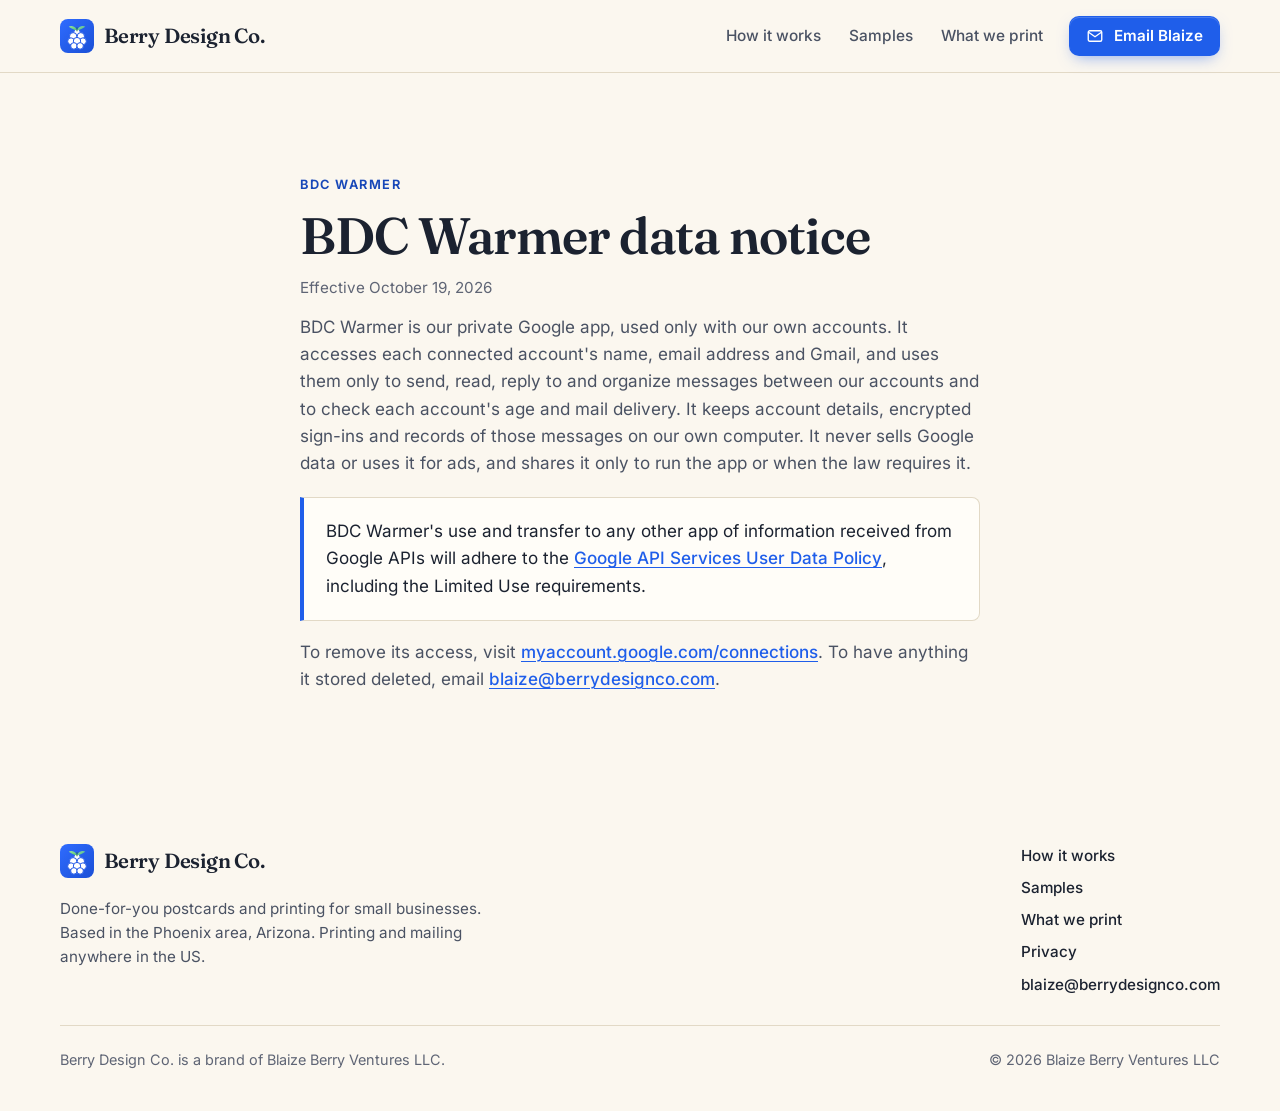
<file: privacy.html>
<!doctype html>
<html lang="en">
<head>
<meta charset="utf-8">
<meta name="viewport" content="width=device-width, initial-scale=1">
<meta http-equiv="Content-Security-Policy" content="default-src 'none'; style-src 'self' 'unsafe-inline'; font-src 'self'; img-src 'self'; base-uri 'none'; form-action 'none'">
<title>BDC Warmer data notice | Berry Design Co.</title>
<meta name="description" content="Privacy notice for BDC Warmer, Berry Design Co.'s private Google app.">
<meta name="robots" content="noindex">
<link rel="canonical" href="https://www.berrydesignco.com/privacy">
<meta name="theme-color" content="#fbf7ef">
<meta name="color-scheme" content="light">
<link rel="icon" href="favicon.ico" sizes="32x32">
<link rel="icon" href="favicon.svg" type="image/svg+xml">
<link rel="apple-touch-icon" href="apple-touch-icon.png">
<link rel="preload" href="assets/fonts/fraunces-latin-opsz-normal.woff2" as="font" type="font/woff2" crossorigin>
<link rel="preload" href="assets/fonts/inter-latin-wght-normal.woff2" as="font" type="font/woff2" crossorigin>
<link rel="stylesheet" href="assets/site.css">
<meta property="og:type" content="website">
<meta property="og:site_name" content="Berry Design Co.">
<meta property="og:title" content="BDC Warmer data notice | Berry Design Co.">
<meta property="og:description" content="Privacy notice for BDC Warmer, Berry Design Co.'s private Google app.">
<meta property="og:url" content="https://www.berrydesignco.com/privacy">
<meta property="og:image" content="https://www.berrydesignco.com/og-image.png">
<meta property="og:image:width" content="1200">
<meta property="og:image:height" content="630">
<meta property="og:image:alt" content="Berry Design Co. Postcards for your business, designed, printed and mailed.">
<meta property="og:locale" content="en_US">
<meta name="twitter:card" content="summary_large_image">
</head>
<body>
<a class="skip" href="#main">Skip to content</a>

<svg class="sprite" aria-hidden="true" focusable="false" xmlns="http://www.w3.org/2000/svg">
  <defs>
    <linearGradient id="g-tile" x1="0" y1="0" x2="1" y2="1"><stop offset="0" stop-color="#2f6cff"/><stop offset="1" stop-color="#1a4fd6"/></linearGradient>
    <linearGradient id="g-leaf" x1="0" y1="0" x2="1" y2="1"><stop offset="0" stop-color="#9be7a3"/><stop offset="1" stop-color="#4cc46a"/></linearGradient>
  </defs>
  <symbol id="mark" viewBox="8 8 240 240">
    <rect x="8" y="8" width="240" height="240" rx="56" fill="url(#g-tile)"/>
    <g fill="#fff" stroke="#2259e6" stroke-width="7">
      <circle cx="128" cy="102" r="23"/><circle cx="101" cy="130" r="26"/><circle cx="155" cy="130" r="26"/>
      <circle cx="86" cy="165" r="24"/><circle cx="170" cy="165" r="24"/><circle cx="128" cy="164" r="26"/>
      <circle cx="106" cy="198" r="23"/><circle cx="150" cy="198" r="23"/>
    </g>
    <path d="M128 90C118 58 86 52 70 62 84 70 100 80 128 90Z" fill="url(#g-leaf)"/>
    <path d="M128 90C138 58 170 52 186 62 172 70 156 80 128 90Z" fill="url(#g-leaf)" opacity=".9"/>
    <path d="M128 92V68" stroke="#2f7a3a" stroke-width="6" stroke-linecap="round"/>
  </symbol>
  <symbol id="i-mail" viewBox="0 0 24 24"><g fill="none" stroke="currentColor" stroke-width="1.8" stroke-linecap="round" stroke-linejoin="round"><rect x="3" y="5" width="18" height="14" rx="2"/><path d="m3.5 7 8.5 6 8.5-6"/></g></symbol>
</svg>

<header class="site-header">
  <div class="wrap">
    <a class="brand" href="./" aria-label="Berry Design Co. home">
      <svg class="brand-mark" aria-hidden="true"><use href="#mark"/></svg>
      <span class="brand-name">Berry Design Co.</span>
    </a>
    <nav class="nav" aria-label="Main">
      <a href="./#how">How it works</a>
      <a href="./#samples">Samples</a>
      <a href="./#print">What we print</a>
      <a class="btn btn-primary btn-small" href="mailto:blaize@berrydesignco.com">
        <svg aria-hidden="true"><use href="#i-mail"/></svg><span class="long-label">Email Blaize</span><span class="short-label">Email</span>
      </a>
    </nav>
  </div>
</header>

<main id="main" class="doc">
  <div class="wrap">
    <p class="eyebrow">BDC Warmer</p>
    <h1>BDC Warmer data notice</h1>
    <p class="updated">Effective <time datetime="2026-10-19">October 19, 2026</time></p>

    <p>BDC Warmer is our private Google app, used only with our own accounts. It accesses each connected account's name, email address and Gmail, and uses them only to send, read, reply to and organize messages between our accounts and to check each account's age and mail delivery. It keeps account details, encrypted sign-ins and records of those messages on our own computer. It never sells Google data or uses it for ads, and shares it only to run the app or when the law requires it.</p>
    <div class="callout">
      <p>BDC Warmer's use and transfer to any other app of information received from Google APIs will adhere to the <a href="https://developers.google.com/terms/api-services-user-data-policy">Google API Services User Data Policy</a>, including the Limited Use requirements.</p>
    </div>
    <p>To remove its access, visit <a href="https://myaccount.google.com/connections">myaccount.google.com/connections</a>. To have anything it stored deleted, email <a href="mailto:blaize@berrydesignco.com">blaize@berrydesignco.com</a>.</p>
  </div>
</main>

<footer class="site-footer">
  <div class="wrap">
    <div class="footer-top">
      <div class="footer-brand">
        <a class="brand" href="./" aria-label="Berry Design Co. home">
          <svg class="brand-mark" aria-hidden="true"><use href="#mark"/></svg>
          <span class="brand-name">Berry Design Co.</span>
        </a>
        <p>Done-for-you postcards and printing for small businesses. Based in the Phoenix area, Arizona. Printing and mailing anywhere in the US.</p>
      </div>
      <nav class="footer-links" aria-label="Footer">
        <a href="./#how">How it works</a>
        <a href="./#samples">Samples</a>
        <a href="./#print">What we print</a>
        <a href="privacypolicy">Privacy</a>
        <a href="mailto:blaize@berrydesignco.com">blaize@berrydesignco.com</a>
      </nav>
    </div>
    <div class="footer-legal">
      <p>Berry Design Co. is a brand of Blaize Berry Ventures LLC.</p>
      <p>© 2026 Blaize Berry Ventures LLC</p>
    </div>
  </div>
</footer>
</body>
</html>
</file>
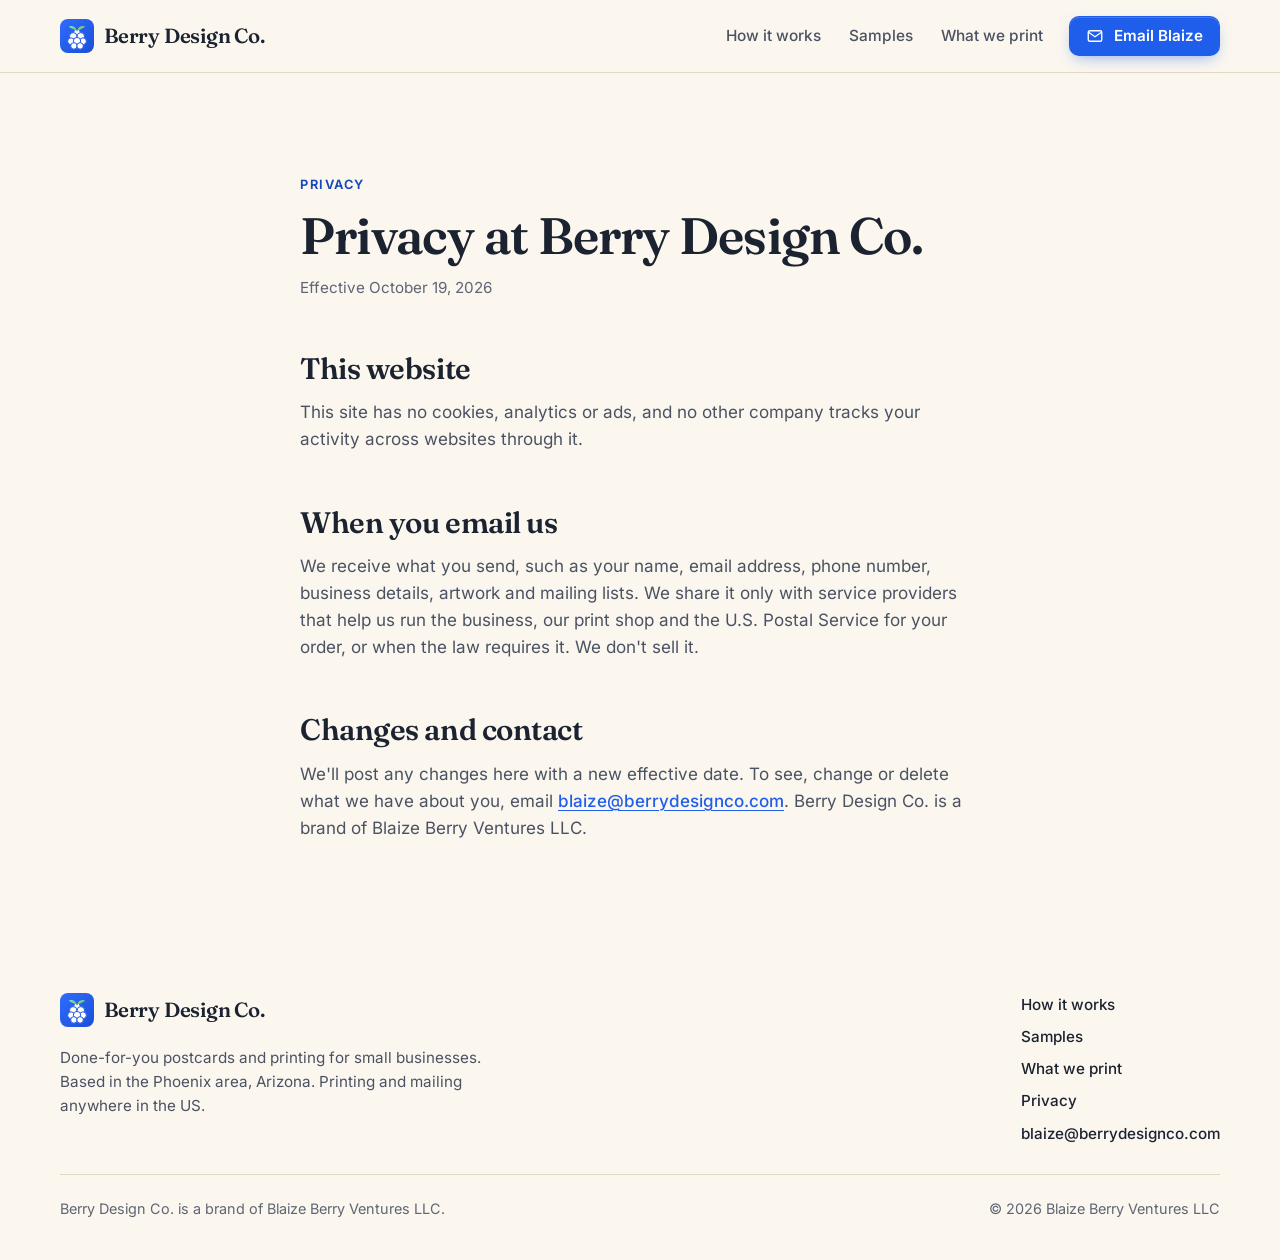
<file: privacypolicy.html>
<!doctype html>
<html lang="en">
<head>
<meta charset="utf-8">
<meta name="viewport" content="width=device-width, initial-scale=1">
<meta http-equiv="Content-Security-Policy" content="default-src 'none'; style-src 'self' 'unsafe-inline'; font-src 'self'; img-src 'self'; base-uri 'none'; form-action 'none'">
<title>Privacy | Berry Design Co.</title>
<meta name="description" content="Berry Design Co. privacy policy: this site and the emails you send us.">
<link rel="canonical" href="https://www.berrydesignco.com/privacypolicy">
<meta name="theme-color" content="#fbf7ef">
<meta name="color-scheme" content="light">
<link rel="icon" href="favicon.ico" sizes="32x32">
<link rel="icon" href="favicon.svg" type="image/svg+xml">
<link rel="apple-touch-icon" href="apple-touch-icon.png">
<link rel="preload" href="assets/fonts/fraunces-latin-opsz-normal.woff2" as="font" type="font/woff2" crossorigin>
<link rel="preload" href="assets/fonts/inter-latin-wght-normal.woff2" as="font" type="font/woff2" crossorigin>
<link rel="stylesheet" href="assets/site.css">
<meta property="og:type" content="website">
<meta property="og:site_name" content="Berry Design Co.">
<meta property="og:title" content="Privacy | Berry Design Co.">
<meta property="og:description" content="Berry Design Co. privacy policy: this site and the emails you send us.">
<meta property="og:url" content="https://www.berrydesignco.com/privacypolicy">
<meta property="og:image" content="https://www.berrydesignco.com/og-image.png">
<meta property="og:image:width" content="1200">
<meta property="og:image:height" content="630">
<meta property="og:image:alt" content="Berry Design Co. Postcards for your business, designed, printed and mailed.">
<meta property="og:locale" content="en_US">
<meta name="twitter:card" content="summary_large_image">
</head>
<body>
<a class="skip" href="#main">Skip to content</a>

<svg class="sprite" aria-hidden="true" focusable="false" xmlns="http://www.w3.org/2000/svg">
  <defs>
    <linearGradient id="g-tile" x1="0" y1="0" x2="1" y2="1"><stop offset="0" stop-color="#2f6cff"/><stop offset="1" stop-color="#1a4fd6"/></linearGradient>
    <linearGradient id="g-leaf" x1="0" y1="0" x2="1" y2="1"><stop offset="0" stop-color="#9be7a3"/><stop offset="1" stop-color="#4cc46a"/></linearGradient>
  </defs>
  <symbol id="mark" viewBox="8 8 240 240">
    <rect x="8" y="8" width="240" height="240" rx="56" fill="url(#g-tile)"/>
    <g fill="#fff" stroke="#2259e6" stroke-width="7">
      <circle cx="128" cy="102" r="23"/><circle cx="101" cy="130" r="26"/><circle cx="155" cy="130" r="26"/>
      <circle cx="86" cy="165" r="24"/><circle cx="170" cy="165" r="24"/><circle cx="128" cy="164" r="26"/>
      <circle cx="106" cy="198" r="23"/><circle cx="150" cy="198" r="23"/>
    </g>
    <path d="M128 90C118 58 86 52 70 62 84 70 100 80 128 90Z" fill="url(#g-leaf)"/>
    <path d="M128 90C138 58 170 52 186 62 172 70 156 80 128 90Z" fill="url(#g-leaf)" opacity=".9"/>
    <path d="M128 92V68" stroke="#2f7a3a" stroke-width="6" stroke-linecap="round"/>
  </symbol>
  <symbol id="i-mail" viewBox="0 0 24 24"><g fill="none" stroke="currentColor" stroke-width="1.8" stroke-linecap="round" stroke-linejoin="round"><rect x="3" y="5" width="18" height="14" rx="2"/><path d="m3.5 7 8.5 6 8.5-6"/></g></symbol>
</svg>

<header class="site-header">
  <div class="wrap">
    <a class="brand" href="./" aria-label="Berry Design Co. home">
      <svg class="brand-mark" aria-hidden="true"><use href="#mark"/></svg>
      <span class="brand-name">Berry Design Co.</span>
    </a>
    <nav class="nav" aria-label="Main">
      <a href="./#how">How it works</a>
      <a href="./#samples">Samples</a>
      <a href="./#print">What we print</a>
      <a class="btn btn-primary btn-small" href="mailto:blaize@berrydesignco.com">
        <svg aria-hidden="true"><use href="#i-mail"/></svg><span class="long-label">Email Blaize</span><span class="short-label">Email</span>
      </a>
    </nav>
  </div>
</header>

<main id="main" class="doc">
  <div class="wrap">
    <p class="eyebrow">Privacy</p>
    <h1>Privacy at Berry Design Co.</h1>
    <p class="updated">Effective <time datetime="2026-10-19">October 19, 2026</time></p>

    <h2 id="website">This website</h2>
    <p>This site has no cookies, analytics or ads, and no other company tracks your activity across websites through it.</p>

    <h2 id="email">When you email us</h2>
    <p>We receive what you send, such as your name, email address, phone number, business details, artwork and mailing lists. We share it only with service providers that help us run the business, our print shop and the U.S. Postal Service for your order, or when the law requires it. We don't sell it.</p>

    <h2 id="contact">Changes and contact</h2>
    <p>We'll post any changes here with a new effective date. To see, change or delete what we have about you, email <a href="mailto:blaize@berrydesignco.com">blaize@berrydesignco.com</a>. Berry Design Co. is a brand of Blaize Berry Ventures LLC.</p>
  </div>
</main>

<footer class="site-footer">
  <div class="wrap">
    <div class="footer-top">
      <div class="footer-brand">
        <a class="brand" href="./" aria-label="Berry Design Co. home">
          <svg class="brand-mark" aria-hidden="true"><use href="#mark"/></svg>
          <span class="brand-name">Berry Design Co.</span>
        </a>
        <p>Done-for-you postcards and printing for small businesses. Based in the Phoenix area, Arizona. Printing and mailing anywhere in the US.</p>
      </div>
      <nav class="footer-links" aria-label="Footer">
        <a href="./#how">How it works</a>
        <a href="./#samples">Samples</a>
        <a href="./#print">What we print</a>
        <a href="privacypolicy" aria-current="page">Privacy</a>
        <a href="mailto:blaize@berrydesignco.com">blaize@berrydesignco.com</a>
      </nav>
    </div>
    <div class="footer-legal">
      <p>Berry Design Co. is a brand of Blaize Berry Ventures LLC.</p>
      <p>© 2026 Blaize Berry Ventures LLC</p>
    </div>
  </div>
</footer>
</body>
</html>
</file>
<file: assets/site.css>
/* Berry Design Co. site styles. No third-party requests: fonts are self-hosted (OFL, licenses in assets/fonts). */

@font-face {
  font-family: "Fraunces";
  src: url("fonts/fraunces-latin-opsz-normal.woff2") format("woff2-variations"),
       url("fonts/fraunces-latin-opsz-normal.woff2") format("woff2");
  font-weight: 100 900;
  font-style: normal;
  font-display: swap;
}
@font-face {
  font-family: "Inter";
  src: url("fonts/inter-latin-wght-normal.woff2") format("woff2-variations"),
       url("fonts/inter-latin-wght-normal.woff2") format("woff2");
  font-weight: 100 900;
  font-style: normal;
  font-display: swap;
}

:root {
  color-scheme: light;
  --paper: #fbf7ef;
  --paper-2: #f4eddf;
  --paper-3: #ebe2cf;
  --card: #fffdf8;
  --ink: #1b2230;
  --ink-2: #4a5263;
  --ink-3: #5f6575;
  --line: #e2d9c6;
  --accent: #1f5eea;
  --accent-deep: #1747b8;
  --accent-soft: #e6edfd;
  --leaf: #2f7a3a;

  --serif: "Fraunces", "Iowan Old Style", "Palatino Linotype", Georgia, serif;
  --sans: "Inter", system-ui, -apple-system, "Segoe UI", Roboto, Arial, sans-serif;

  --wrap: 1160px;
  --gutter: clamp(16px, 4vw, 40px);
  --section: clamp(64px, 8vw, 108px);
  --radius: 14px;
  --shadow-card: 0 1px 1px rgba(40, 30, 10, .06), 0 2px 4px rgba(40, 30, 10, .06), 0 18px 40px -14px rgba(40, 30, 10, .30);
}

*, *::before, *::after { box-sizing: border-box; }
html { -webkit-text-size-adjust: 100%; text-size-adjust: 100%; scroll-behavior: smooth; }
@media (prefers-reduced-motion: reduce) { html { scroll-behavior: auto; } }
body {
  margin: 0;
  background: var(--paper);
  color: var(--ink);
  font-family: var(--sans);
  font-size: 17px;
  line-height: 1.6;
  font-feature-settings: "cv11", "ss01";
  -webkit-font-smoothing: antialiased;
  text-rendering: optimizeLegibility;
}
img, svg { display: block; max-width: 100%; }
.sprite { position: absolute; width: 0; height: 0; overflow: hidden; }
a { color: var(--accent); text-underline-offset: 3px; text-decoration-thickness: 1px; }
a:hover { color: var(--accent-deep); text-decoration-thickness: 2px; }
:focus-visible { outline: 3px solid var(--accent); outline-offset: 3px; border-radius: 6px; }
h1, h2, h3 { margin: 0; color: var(--ink); text-wrap: balance; }
h1, h2 { font-family: var(--serif); font-weight: 600; font-optical-sizing: auto; letter-spacing: -0.015em; }
h1 { font-size: clamp(2.3rem, 1.5rem + 3vw, 3.75rem); line-height: 1.06; }
h2 { font-size: clamp(1.9rem, 1.4rem + 1.9vw, 2.75rem); line-height: 1.12; }
h3 { font-size: 1.15rem; font-weight: 650; line-height: 1.3; letter-spacing: -0.005em; }
p { margin: 0; text-wrap: pretty; }

.wrap { width: 100%; max-width: calc(var(--wrap) + 2 * var(--gutter)); margin: 0 auto; padding: 0 var(--gutter); }
.eyebrow {
  display: inline-block;
  font-size: .8rem;
  font-weight: 650;
  letter-spacing: .12em;
  text-transform: uppercase;
  color: var(--accent-deep);
}
.lead { font-size: clamp(1.06rem, 1rem + .3vw, 1.2rem); line-height: 1.6; color: var(--ink-2); }
.muted { color: var(--ink-2); }

.skip {
  position: absolute; left: 12px; top: -60px; z-index: 10;
  background: var(--ink); color: #fff; padding: 10px 16px; border-radius: 8px;
  font-weight: 600; text-decoration: none;
}
.skip:focus { top: 12px; color: #fff; }

/* Buttons */
.btn {
  display: inline-flex; align-items: center; gap: 10px;
  min-height: 48px; padding: 12px 22px;
  border-radius: 10px; border: 1px solid transparent;
  font: 600 1rem/1.2 var(--sans);
  text-decoration: none; white-space: nowrap;
  transition: background-color .15s ease, color .15s ease, box-shadow .15s ease, transform .15s ease;
}
.btn svg { width: 18px; height: 18px; flex: none; }
.btn-primary { background: var(--accent); color: #fff; box-shadow: 0 1px 0 rgba(255,255,255,.18) inset, 0 6px 16px -6px rgba(31, 94, 234, .55); }
.btn-primary:hover { background: var(--accent-deep); color: #fff; text-decoration: none; }
.btn-primary:active { transform: translateY(1px); }
.btn-quiet { color: var(--ink); background: transparent; border-color: var(--line); }
.btn-quiet:hover { color: var(--ink); background: var(--paper-2); text-decoration: none; }
.btn-small { min-height: 40px; padding: 8px 16px; font-size: .95rem; }

/* Header */
.site-header { border-bottom: 1px solid var(--line); background: var(--paper); }
.site-header .wrap { display: flex; align-items: center; justify-content: space-between; gap: 16px; min-height: 72px; }
.brand { display: inline-flex; align-items: center; gap: 10px; text-decoration: none; color: var(--ink); }
.brand:hover { color: var(--ink); }
.brand-mark { width: 34px; height: 34px; flex: none; }
.brand-name { font-family: var(--serif); font-weight: 600; font-size: 1.28rem; letter-spacing: -0.01em; line-height: 1.15; }
.nav { display: flex; align-items: center; gap: 4px; }
.nav a:not(.btn) {
  color: var(--ink-2); text-decoration: none; font-weight: 500; font-size: .96rem;
  padding: 8px 12px; border-radius: 8px;
}
.nav a:not(.btn):hover { color: var(--ink); background: var(--paper-2); }
.nav .btn { margin-left: 10px; }
.short-label { display: none; }
@media (max-width: 880px) {
  .nav a:not(.btn) { display: none; }
  /* Phones and tablets: the header stays put so the Email button is always one tap away. */
  .site-header { position: sticky; top: 0; z-index: 5; }
  [id], .doc h2[id] { scroll-margin-top: 84px; }
}
@media (max-width: 400px) {
  .brand-name { font-size: 1.15rem; }
  .long-label { display: none; }
  .short-label { display: inline; }
}
@media (max-width: 359px) {
  .brand-name { font-size: 1rem; }
  .nav .btn { margin-left: 0; padding: 8px 12px; }
  .nav .btn svg { display: none; }
}

/* Hero */
.hero { padding: clamp(48px, 7vw, 96px) 0 clamp(64px, 8vw, 112px); overflow: hidden; }
.hero .wrap { display: grid; grid-template-columns: minmax(0, 1.05fr) minmax(0, .95fr); gap: clamp(32px, 5vw, 72px); align-items: center; }
.hero-copy .eyebrow { margin-bottom: 18px; }
.hero h1 { max-width: 15ch; }
.hero .lead { margin-top: 22px; max-width: 34em; }
.hero-actions { display: flex; flex-wrap: wrap; align-items: center; gap: 12px 14px; margin-top: 32px; }
.hero-note {
  margin-top: 28px; max-width: 34em; padding: 14px 16px 14px 18px;
  border-left: 3px solid var(--accent); background: var(--card); border-radius: 0 10px 10px 0;
  font-size: .95rem; line-height: 1.55; color: var(--ink-2);
}
.hero-note strong { color: var(--ink); font-weight: 650; }
.hero-note a { font-weight: 600; overflow-wrap: anywhere; }

.hero-art { position: relative; aspect-ratio: 1.08 / 1; width: 100%; max-width: 560px; justify-self: end; }
.hero-art .pc { position: absolute; }
.hero-art .pc-back { width: 76%; right: 2%; top: 0; transform: rotate(4deg); }
.hero-art .pc-front { width: 84%; left: 0; bottom: 6%; transform: rotate(-3deg); }
.hero-art-label {
  position: absolute; right: 2%; bottom: 0;
  font-size: .82rem; color: var(--ink-3); letter-spacing: .01em;
}

@media (max-width: 480px) {
  .hero-actions .btn { flex: 1 1 100%; justify-content: center; }
}
@media (max-width: 960px) {
  .hero .wrap { grid-template-columns: minmax(0, 1fr); }
  .hero h1 { max-width: 15ch; }
  .hero-art { justify-self: center; max-width: 520px; margin-top: 8px; }
}
/* Tablets: show the sample cards right after the buttons, before the note, so they land above the fold. */
@media (min-width: 600px) and (max-width: 960px) {
  .hero .wrap { display: flex; flex-direction: column; align-items: flex-start; gap: 0; }
  .hero-copy { display: contents; }
  .hero-copy .eyebrow { align-self: flex-start; }
  .hero-art { order: 1; max-width: 480px; margin-top: 40px; align-self: center; }
  .hero-note { order: 2; margin-top: 36px; }
}
@media (max-width: 520px) {
  .hero-art .pc-front { transform: rotate(-2deg); left: 2%; }
}

/* Postcards (sample designs drawn in SVG) */
.pc { background: var(--card); box-shadow: var(--shadow-card); border-radius: 2px; overflow: hidden; }
.pc svg { width: 100%; height: auto; }

/* Sections */
.section { padding: var(--section) 0; }
.section-head { max-width: 640px; margin-bottom: clamp(36px, 5vw, 56px); }
.section-head .eyebrow { margin-bottom: 12px; }
.section-head .lead { margin-top: 16px; }
.band { background: var(--paper-2); border-top: 1px solid var(--line); border-bottom: 1px solid var(--line); }

/* How it works */
.steps { list-style: none; margin: 0; padding: 0; display: grid; grid-template-columns: repeat(3, minmax(0, 1fr)); gap: clamp(16px, 2.4vw, 28px); counter-reset: step; }
.step {
  position: relative; background: var(--card); border: 1px solid var(--line); border-radius: var(--radius);
  padding: 28px 26px 30px;
}
.step-num {
  display: block; color: var(--accent);
  font: 600 2.6rem/1 var(--serif); font-optical-sizing: auto; letter-spacing: -0.02em; margin-bottom: 14px;
}
.step h3 { margin-bottom: 8px; font-size: 1.2rem; }
.step p { color: var(--ink-2); }

.facts {
  list-style: none; margin: clamp(28px, 4vw, 40px) 0 0; padding: 26px 0 0;
  display: grid; grid-template-columns: repeat(4, minmax(0, 1fr)); gap: 20px 28px;
  border-top: 1px solid var(--line);
}
.facts li { display: grid; grid-template-columns: 22px 1fr; gap: 0 10px; align-items: start; align-content: start; }
.facts svg { width: 20px; height: 20px; margin-top: 3px; color: var(--accent); }
.facts strong { display: block; font-weight: 650; line-height: 1.35; }
.facts span { grid-column: 2; color: var(--ink-2); font-size: .95rem; line-height: 1.5; margin-top: 4px; }

@media (max-width: 960px) {
  .steps { grid-template-columns: minmax(0, 1fr); }
  .facts { grid-template-columns: repeat(2, minmax(0, 1fr)); }
  .step { display: grid; grid-template-columns: 2.2rem minmax(0, 1fr); gap: 0 16px; align-items: start; }
  .step-num { margin-bottom: 0; grid-row: span 2; }
  .step h3 { margin: 4px 0 6px; }
}
@media (max-width: 520px) {
  .facts { grid-template-columns: 1fr; }
  .step { padding: 22px 20px 24px; }
}

/* Samples */
.samples { display: grid; grid-template-columns: repeat(3, minmax(0, 1fr)); gap: clamp(24px, 3vw, 40px); align-items: start; }
.sample { margin: 0; }
.sample-art { position: relative; margin-bottom: 18%; }
.pc-mini {
  position: absolute; width: 38%; right: -2%; bottom: -22%;
  transform: rotate(4deg); box-shadow: 0 1px 2px rgba(40, 30, 10, .08), 0 10px 24px -8px rgba(40, 30, 10, .35);
}
.sample figcaption .spec {
  display: block; margin-bottom: 6px; font-size: .78rem; font-weight: 700; letter-spacing: .08em;
  text-transform: uppercase; color: var(--accent-deep);
}
.sample figcaption { font-size: .98rem; color: var(--ink-2); line-height: 1.55; }
.sample figcaption strong { display: block; color: var(--ink); font-size: 1.05rem; font-weight: 650; margin-bottom: 4px; }
.tag {
  display: inline-block; margin-right: 8px; padding: 2px 8px; border-radius: 999px;
  font-size: .72rem; font-weight: 700; letter-spacing: .08em; text-transform: uppercase; vertical-align: 2px;
  color: var(--ink-2); background: var(--paper-3);
}
.samples-note { margin-top: clamp(28px, 4vw, 40px); color: var(--ink-2); font-size: .98rem; max-width: 46em; }
@media (max-width: 960px) {
  .samples { grid-template-columns: minmax(0, 1fr); max-width: 560px; }
}
@media (min-width: 641px) and (max-width: 960px) {
  .samples { max-width: none; }
  .sample { display: grid; grid-template-columns: minmax(0, 1.5fr) minmax(0, 1fr); gap: 28px; align-items: center; }
  .sample-art { margin-bottom: 12%; }
}
@media (max-width: 520px) {
  .pc-mini { right: 1%; }
}

/* What we print */
.print-grid { display: grid; grid-template-columns: minmax(0, 1fr) minmax(0, 1.55fr); gap: clamp(16px, 2.4vw, 24px); }
.print-feature {
  background: var(--accent); color: #fff; border-radius: var(--radius); padding: clamp(28px, 3.4vw, 40px);
  display: flex; flex-direction: column; gap: 14px;
}
.print-feature h3 { color: #fff; font-family: var(--serif); font-weight: 600; font-size: 1.75rem; letter-spacing: -0.01em; }
.print-feature p { color: #fff; }
.print-feature .sizes { display: grid; grid-template-columns: repeat(4, max-content); gap: 8px; list-style: none; margin: 6px 0 0; padding: 0; }
@media (min-width: 961px) and (max-width: 1180px), (max-width: 430px) {
  .print-feature .sizes { grid-template-columns: repeat(2, max-content); }
}
.print-feature .sizes li { border: 1px solid rgba(255, 255, 255, .45); border-radius: 999px; padding: 4px 12px; text-align: center; font-weight: 600; font-size: .92rem; }
.print-feature .fine { margin-top: auto; padding-top: 16px; border-top: 1px solid rgba(255, 255, 255, .3); font-size: .95rem; color: #fff; }
.print-feature svg.icon { width: 34px; height: 34px; color: #fff; }
.print-feature .checks { list-style: none; margin: 4px 0 0; padding: 0; display: grid; gap: 8px; }
.print-feature .checks li { display: flex; align-items: center; gap: 10px; font-weight: 600; }
.print-feature .checks svg { width: 20px; height: 20px; flex: none; padding: 3px; border-radius: 50%; background: rgba(255, 255, 255, .2); color: #fff; }
.print-note { margin-top: clamp(24px, 3vw, 32px); color: var(--ink-2); font-size: .98rem; max-width: 46em; }
.print-list { list-style: none; margin: 0; padding: 0; display: grid; grid-template-columns: repeat(2, minmax(0, 1fr)); gap: clamp(16px, 2.4vw, 24px); }
.print-item {
  background: var(--card); border: 1px solid var(--line); border-radius: var(--radius); padding: 22px 22px 24px;
  display: grid; grid-template-columns: 40px 1fr; gap: 4px 14px; align-content: start;
}
.print-item svg { grid-row: span 2; width: 40px; height: 40px; padding: 8px; border-radius: 10px; background: var(--accent-soft); color: var(--accent-deep); }
.print-item p { color: var(--ink-2); font-size: .97rem; line-height: 1.5; }
@media (max-width: 960px) {
  .print-grid { grid-template-columns: 1fr; }
}
@media (max-width: 560px) {
  /* One card with dividers instead of six stacked boxes. */
  .print-list { grid-template-columns: 1fr; gap: 0; background: var(--card); border: 1px solid var(--line); border-radius: var(--radius); }
  .print-item { border: 0; border-radius: 0; background: none; }
  .print-item + .print-item { border-top: 1px solid var(--line); }
}

/* About */
.about { display: grid; grid-template-columns: minmax(0, .8fr) minmax(0, 1.2fr); gap: clamp(32px, 5vw, 72px); align-items: start; }
.about-aside .eyebrow { margin-bottom: 12px; }
.about-aside > p:not(.eyebrow) { margin-top: 16px; color: var(--ink-2); max-width: 36em; }
.bizcard {
  position: relative; margin-top: 36px; width: min(100%, 340px); aspect-ratio: 3.5 / 2;
  padding: 22px 24px 20px 28px; display: flex; flex-direction: column;
  background: var(--card); border: 1px solid var(--line); border-radius: 3px;
  box-shadow: 0 1px 2px rgba(40, 30, 10, .06), 0 16px 32px -18px rgba(40, 30, 10, .4);
  transform: rotate(-2deg);
}
.bizcard::before { content: ""; position: absolute; left: -1px; top: -1px; bottom: -1px; width: 6px; background: var(--accent); border-radius: 3px 0 0 3px; }
.bizcard-brand { display: flex; align-items: center; gap: 8px; font-family: var(--serif); font-weight: 600; font-size: 1rem; color: var(--ink); }
.bizcard-brand svg { width: 24px; height: 24px; }
.bizcard .bizcard-name { margin-top: auto; font-weight: 650; font-size: 1.08rem; color: var(--ink); line-height: 1.3; }
.bizcard .bizcard-role { margin: 0 0 8px; font-size: .88rem; color: var(--ink-3); }
.bizcard .bizcard-line { margin: 0; font-size: .92rem; line-height: 1.5; color: var(--ink-2); }
.bizcard a { color: var(--accent-deep); text-decoration: none; }
.bizcard a:hover { text-decoration: underline; }
@media (min-width: 961px) { .about-aside { position: sticky; top: 32px; } }
@media (max-width: 960px) { .bizcard { display: none; } }
.letter {
  background: var(--card); border: 1px solid var(--line); border-radius: 6px;
  box-shadow: 0 1px 2px rgba(40, 30, 10, .05), 0 24px 48px -28px rgba(40, 30, 10, .35);
  padding: clamp(28px, 4.5vw, 52px);
  position: relative;
}
.letter::before {
  content: ""; position: absolute; left: -1px; right: -1px; top: -1px; height: 6px;
  background: var(--accent); border-radius: 6px 6px 0 0;
}
.letter p { font-size: 1.08rem; line-height: 1.7; }
.letter .letter-hi { font-family: var(--serif); font-weight: 600; font-size: 1.6rem; line-height: 1.2; letter-spacing: -0.01em; }
.letter p + p { margin-top: 16px; }
.sign { display: flex; align-items: center; gap: 14px; margin-top: 30px; padding-top: 24px; border-top: 1px dashed var(--line); }
.sign-role a { overflow-wrap: anywhere; }
.sign-name { font-family: var(--serif); font-weight: 600; font-size: 1.35rem; line-height: 1.2; }
.letter .sign p { margin: 0; line-height: 1.45; }
.letter .sign-name { font-size: 1.3rem; line-height: 1.25; margin-bottom: 2px; }
.letter .sign-role { font-size: .95rem; }
.sign-role { color: var(--ink-2); font-size: .95rem; line-height: 1.45; }
@media (max-width: 960px) {
  .about { grid-template-columns: minmax(0, 1fr); }
  .letter { max-width: 680px; }
}
@media (max-width: 520px) {
  .letter { padding: 24px 20px; }
  .letter p { font-size: 1.02rem; }
}
@media (max-width: 359px) {
  .letter { padding: 22px 18px; }
}

/* Closing */
.closing { background: var(--ink); color: #f3efe6; }
.closing .wrap { display: grid; grid-template-columns: minmax(0, 1.2fr) minmax(0, .8fr); gap: 32px 64px; align-items: center; }
.closing h2 { color: #fff; }
.closing p { margin-top: 16px; color: #d8d4cb; font-size: 1.1rem; max-width: 34em; }
.closing-action { display: flex; flex-direction: column; align-items: flex-start; gap: 14px; }
.closing .btn-primary { box-shadow: none; }
.closing .btn-primary:hover { background: #fff; color: var(--ink); }
.closing-action small { font-size: .95rem; color: #d8d4cb; }
.closing :focus-visible { outline-color: #fff; }
.closing .btn-email { white-space: normal; text-align: left; min-height: 56px; padding: 14px 26px; font-size: 1.08rem; overflow-wrap: anywhere; }
.closing .btn-email svg { width: 20px; height: 20px; }
@media (max-width: 860px) {
  .closing .wrap { grid-template-columns: minmax(0, 1fr); }
}
@media (max-width: 480px) {
  .closing-action { align-items: stretch; }
  .closing .btn-email { width: 100%; justify-content: center; }
}
@media (max-width: 359px) {
  .closing .btn-email { font-size: .95rem; padding: 14px 16px; }
}

/* Footer */
.site-footer { padding: 48px 0 40px; font-size: .95rem; color: var(--ink-2); }
.footer-top { display: flex; flex-wrap: wrap; justify-content: space-between; gap: 24px 48px; padding-bottom: 28px; border-bottom: 1px solid var(--line); }
.footer-brand p { margin-top: 12px; max-width: 30em; }
.footer-links { display: flex; flex-direction: column; gap: 8px; }
.footer-links a { color: var(--ink); font-weight: 500; text-decoration: none; }
.footer-links a:hover { color: var(--accent-deep); text-decoration: underline; }
.footer-legal { display: flex; flex-wrap: wrap; justify-content: space-between; gap: 8px 24px; padding-top: 22px; font-size: .9rem; color: var(--ink-3); }

/* Privacy page */
.doc { padding: clamp(48px, 7vw, 88px) 0 var(--section); }
.doc .wrap { max-width: calc(680px + 2 * var(--gutter)); }
.doc h1 { font-size: clamp(2.3rem, 1.6rem + 2.4vw, 3.2rem); }
.doc .updated { margin-top: 12px; color: var(--ink-3); font-size: .95rem; }
.doc .summary {
  margin-top: 32px; padding: 22px 24px; border-radius: var(--radius);
  background: var(--accent-soft); border: 1px solid #cfdcfb; color: var(--ink);
}
.doc .summary strong { display: block; margin-bottom: 6px; }
.doc h2 { font-size: clamp(1.45rem, 1.2rem + 1vw, 1.85rem); margin-top: 48px; padding-top: 4px; scroll-margin-top: 24px; }
.doc h3 { margin-top: 28px; font-size: 1.08rem; }
.doc p, .doc ul { margin-top: 14px; color: var(--ink-2); }
.doc p strong, .doc li strong { color: var(--ink); }
.doc ul { padding-left: 1.2em; }
.doc li { margin-top: 8px; padding-left: 4px; }
.doc li::marker { color: var(--accent); }
.doc .toc { margin-top: 28px; padding: 0; list-style: none; display: flex; flex-wrap: wrap; gap: 8px; }
.doc .toc li { margin: 0; padding: 0; }
.doc .toc a {
  display: inline-block; padding: 6px 12px; border: 1px solid var(--line); border-radius: 999px;
  color: var(--ink); text-decoration: none; font-size: .92rem; font-weight: 500; background: var(--card);
}
.doc .toc a:hover { border-color: var(--accent); color: var(--accent-deep); }
@media (max-width: 520px) {
  .doc .toc { flex-direction: column; gap: 0; border-top: 1px solid var(--line); }
  .doc .toc a { display: block; border: 0; border-bottom: 1px solid var(--line); border-radius: 0; background: none; padding: 12px 2px; }
}
.callout {
  margin-top: 20px; padding: 20px 22px; background: var(--card); border: 1px solid var(--line);
  border-left: 4px solid var(--accent); border-radius: 0 8px 8px 0; color: var(--ink);
}
.callout p { margin: 0; color: var(--ink); }

.doc .eyebrow { margin-bottom: 14px; color: var(--accent-deep); }
.doc .summary { line-height: 1.6; }
.doc .callout + ul, .doc .callout + p { margin-top: 18px; }
.doc a { font-weight: 500; overflow-wrap: anywhere; }
.table-wrap { margin-top: 16px; overflow-x: auto; border: 1px solid var(--line); border-radius: var(--radius); background: var(--card); }
.doc table { width: 100%; border-collapse: collapse; font-size: .97rem; }
.doc th, .doc td { text-align: left; vertical-align: top; padding: 14px 18px; }
.doc thead th { font-size: .78rem; font-weight: 700; letter-spacing: .08em; text-transform: uppercase; color: var(--ink-3); background: var(--paper-2); border-bottom: 1px solid var(--line); }
.doc tbody tr + tr td, .doc tbody tr + tr th { border-top: 1px solid var(--line); }
.doc td { color: var(--ink-2); }
.doc tbody th { width: 42%; color: var(--ink); font-weight: 400; }
.doc tbody th strong { display: block; font-weight: 650; }
.doc .scope { display: inline-block; margin-top: 6px; font: 500 .82rem/1.4 ui-monospace, "Cascadia Mono", Consolas, monospace; color: var(--accent-deep); background: var(--accent-soft); padding: 2px 8px; border-radius: 6px; }
@media (max-width: 520px) {
  .doc th, .doc td { padding: 12px 14px; }
  .doc tbody th { width: 46%; }
}
.visually-hidden { position: absolute; width: 1px; height: 1px; padding: 0; margin: -1px; overflow: hidden; clip: rect(0, 0, 0, 0); white-space: nowrap; border: 0; }

/* 404 */
.lost { padding: clamp(56px, 9vw, 120px) 0 var(--section); }
.lost .wrap { display: grid; grid-template-columns: minmax(0, 1fr) minmax(0, 1fr); gap: clamp(32px, 6vw, 80px); align-items: center; }
.lost p { margin-top: 18px; }
.lost .eyebrow { margin-bottom: 14px; }
.lost .hero-actions { margin-top: 28px; }
.lost-art { max-width: 460px; width: 100%; justify-self: center; transform: rotate(-3deg); }
@media (max-width: 860px) {
  .lost .wrap { grid-template-columns: minmax(0, 1fr); }
}
@media (max-width: 520px) {
  .lost-art { transform: rotate(-2deg); width: 94%; }
}
</file>
